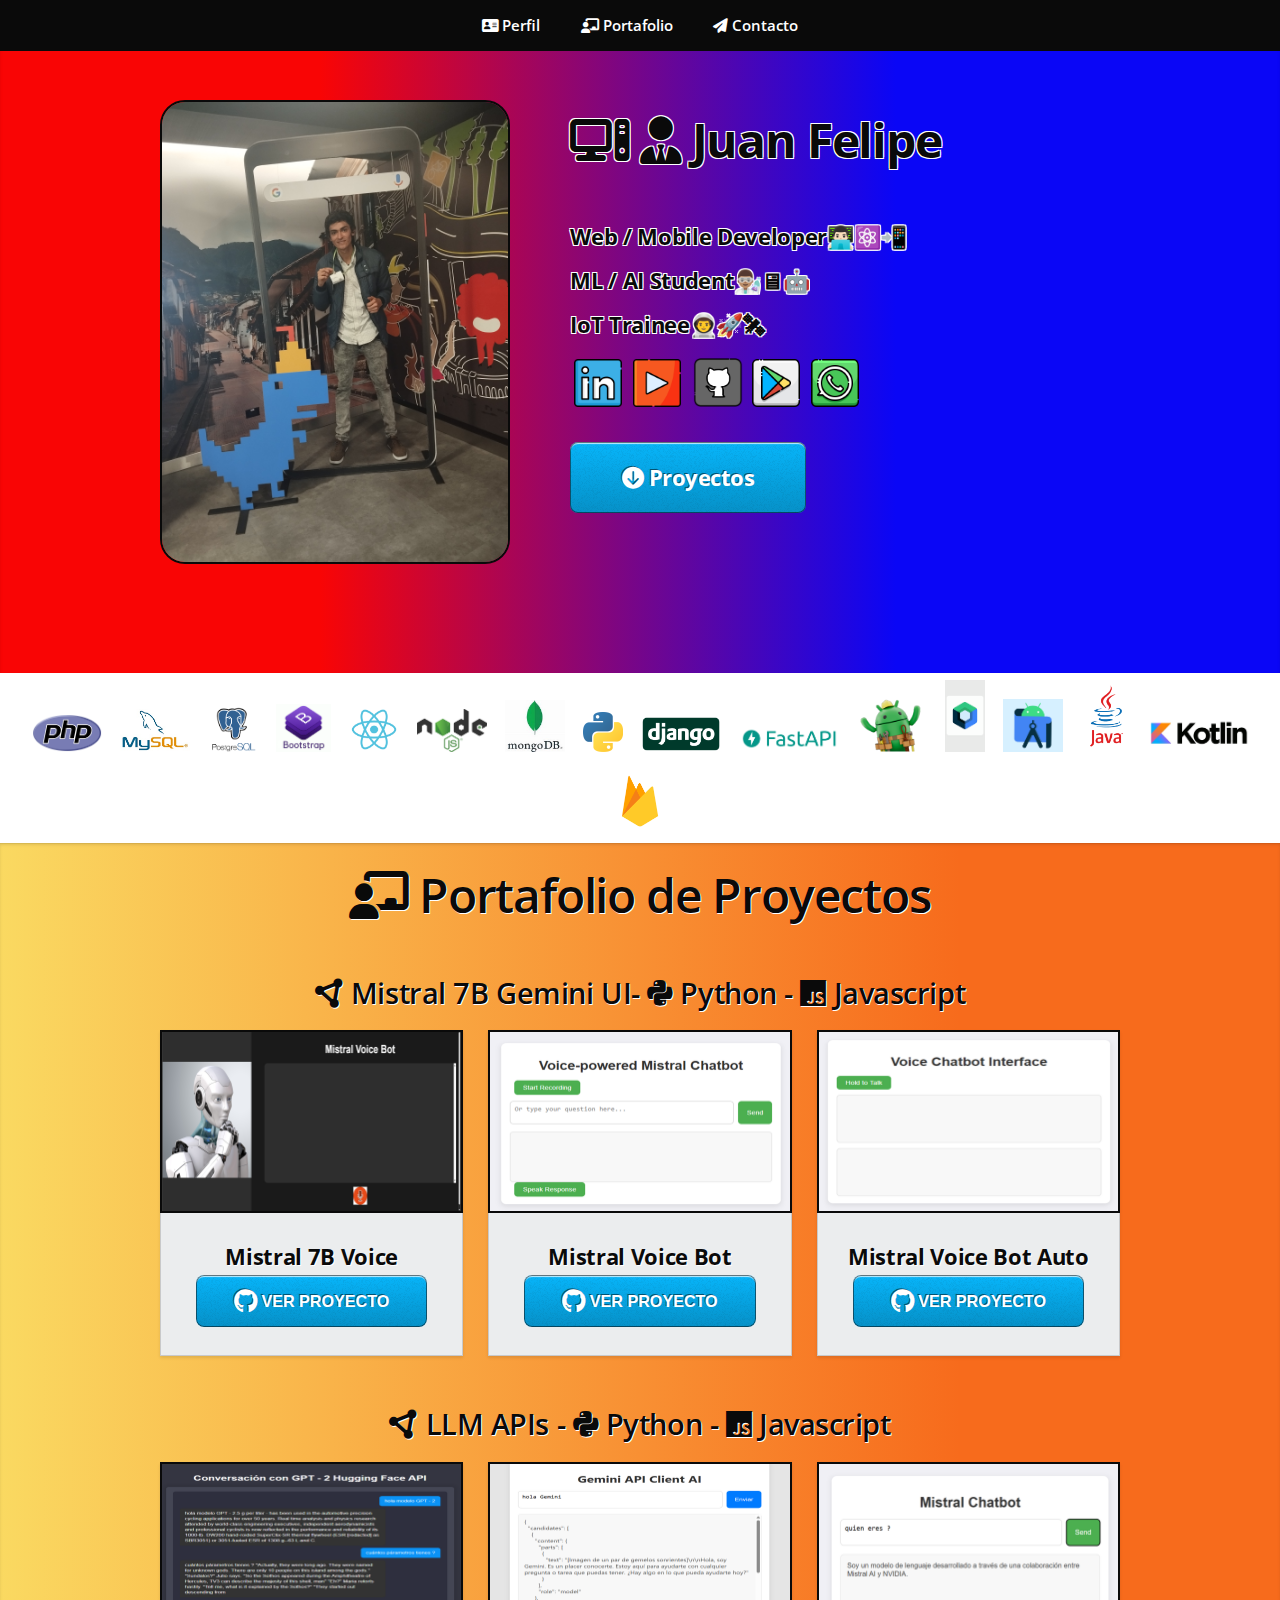
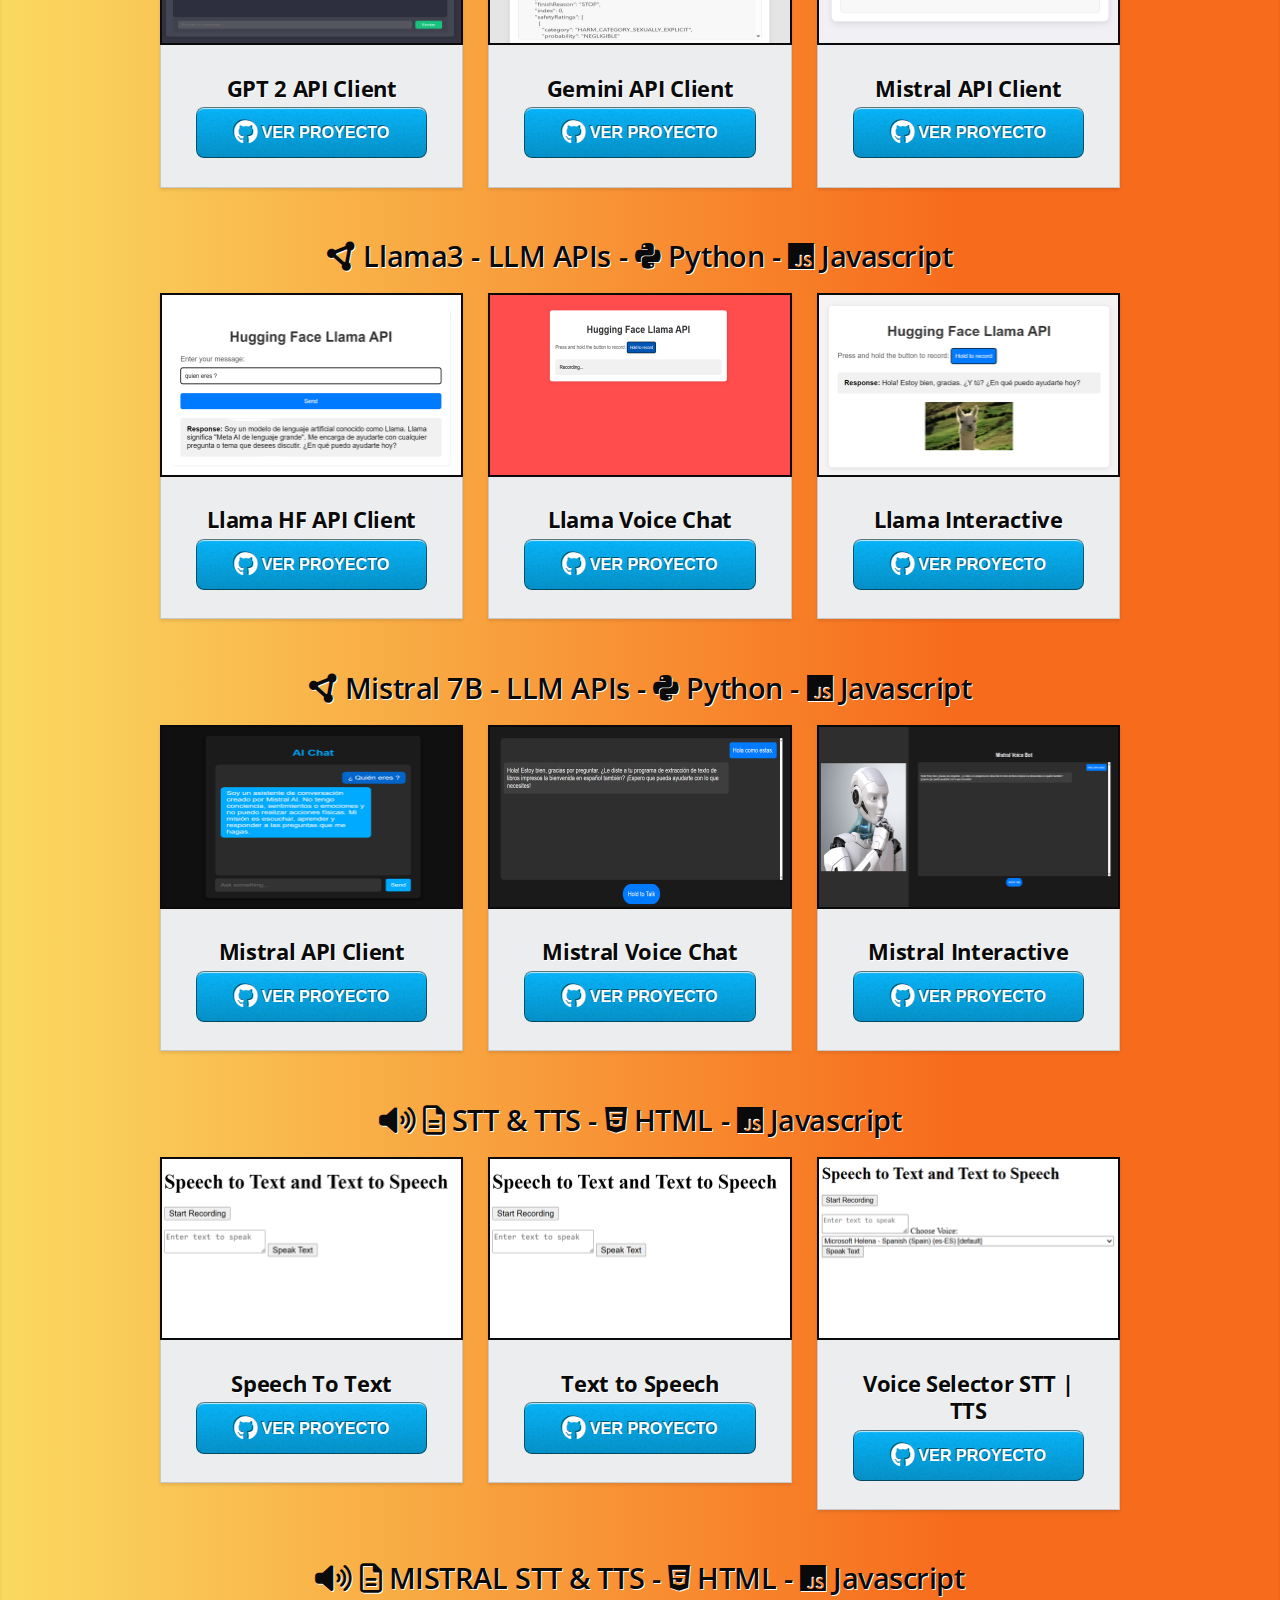
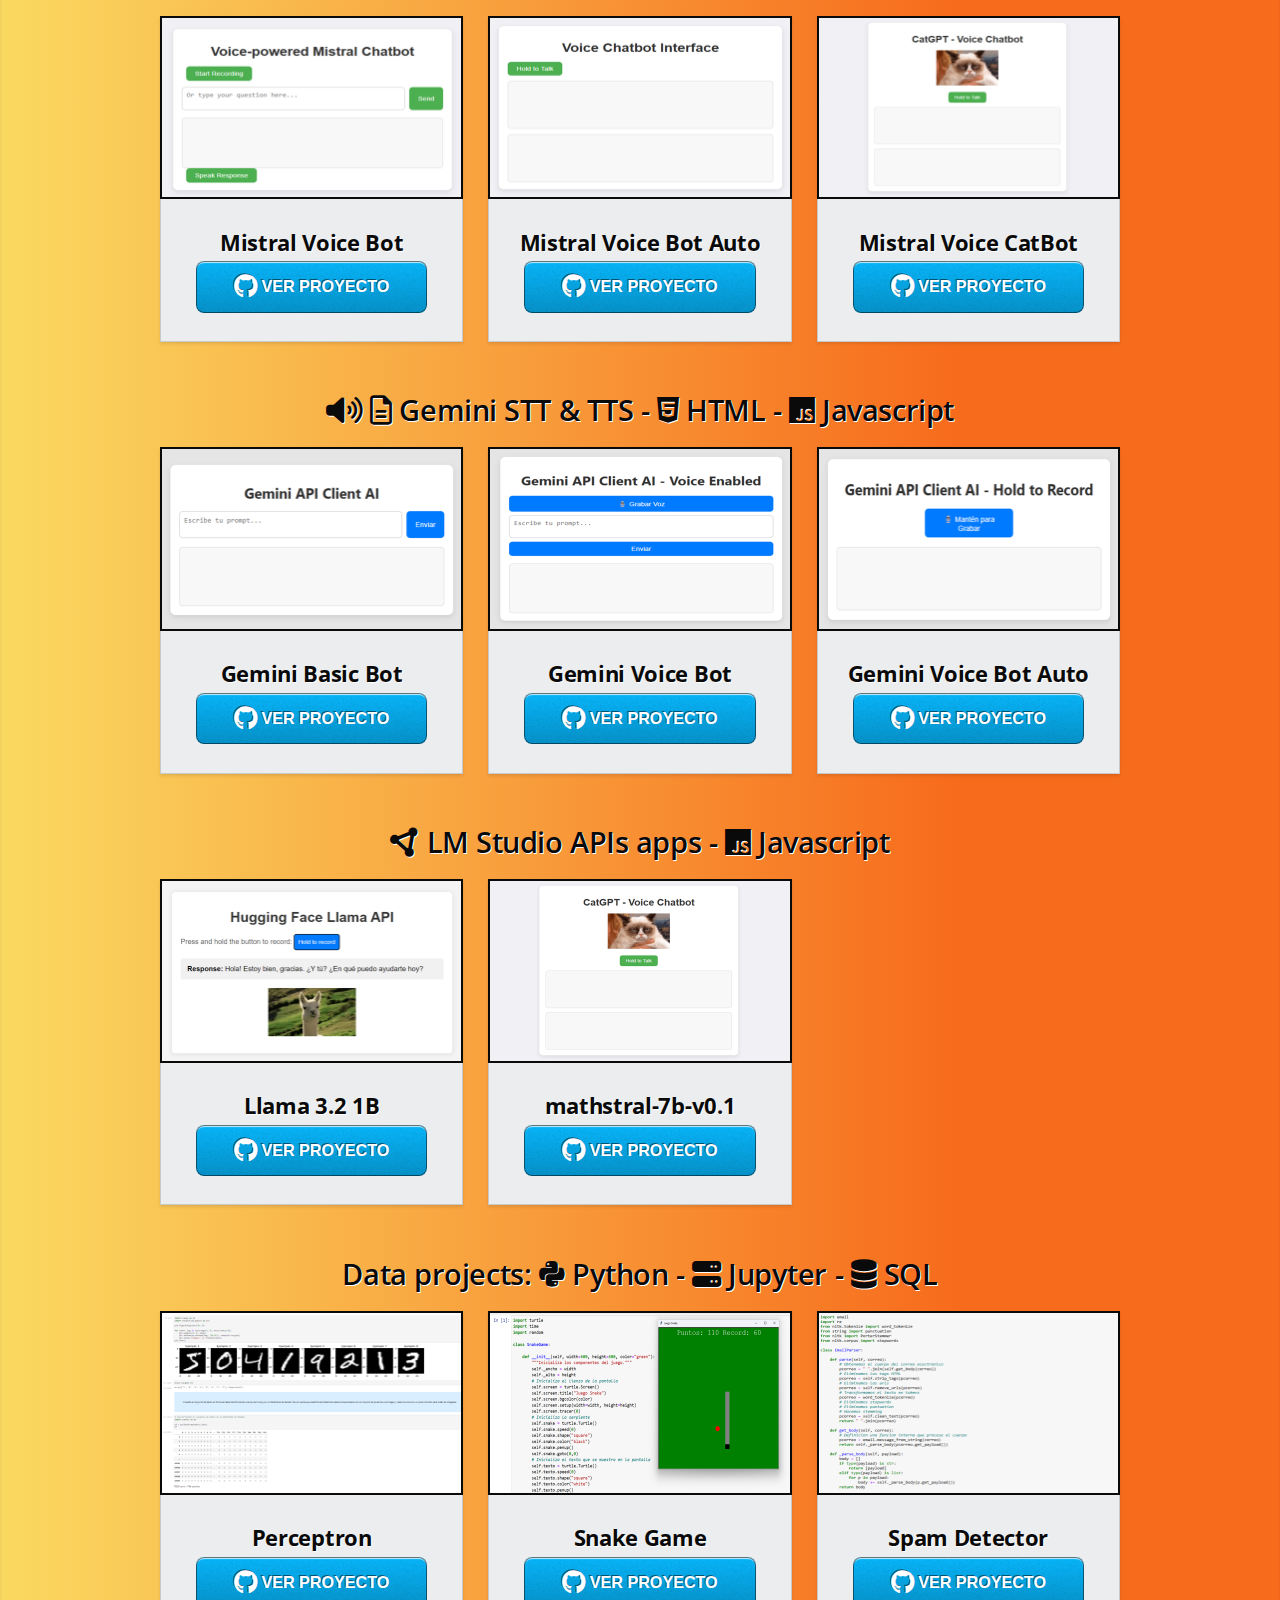
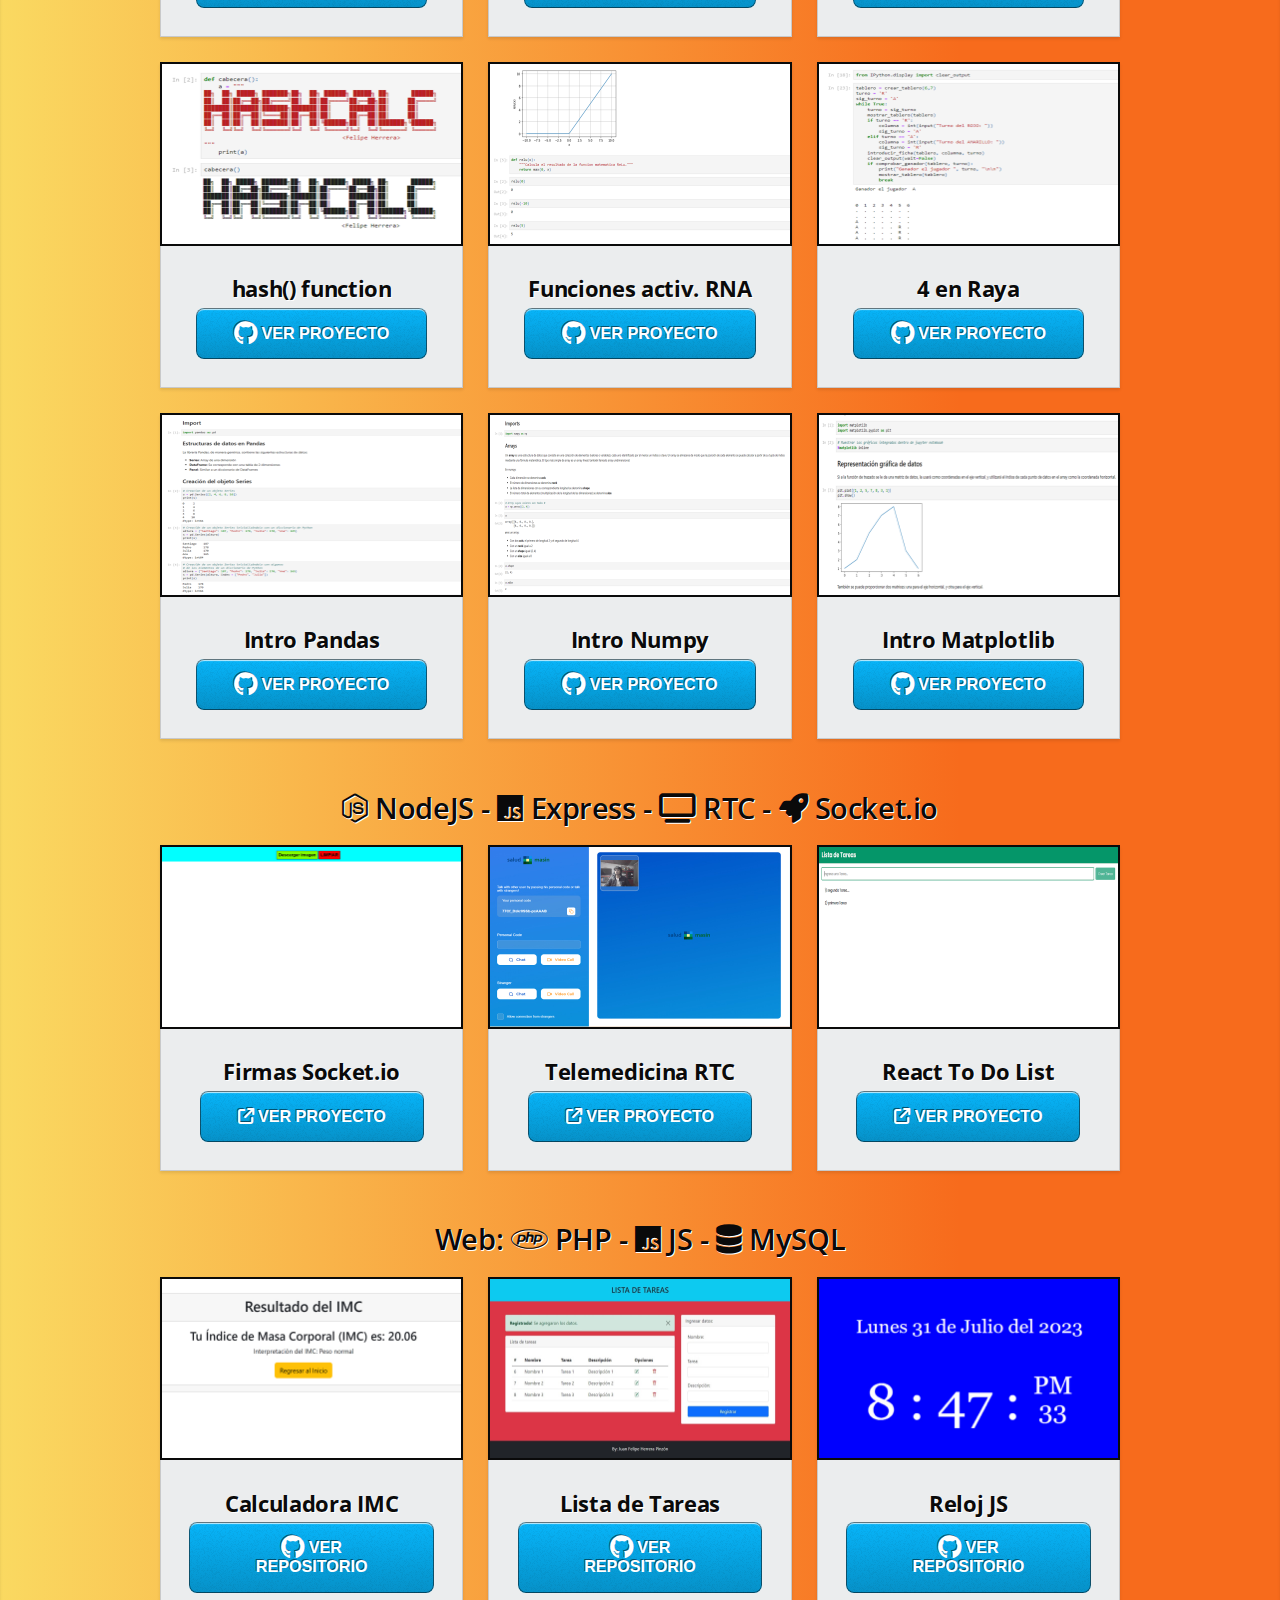
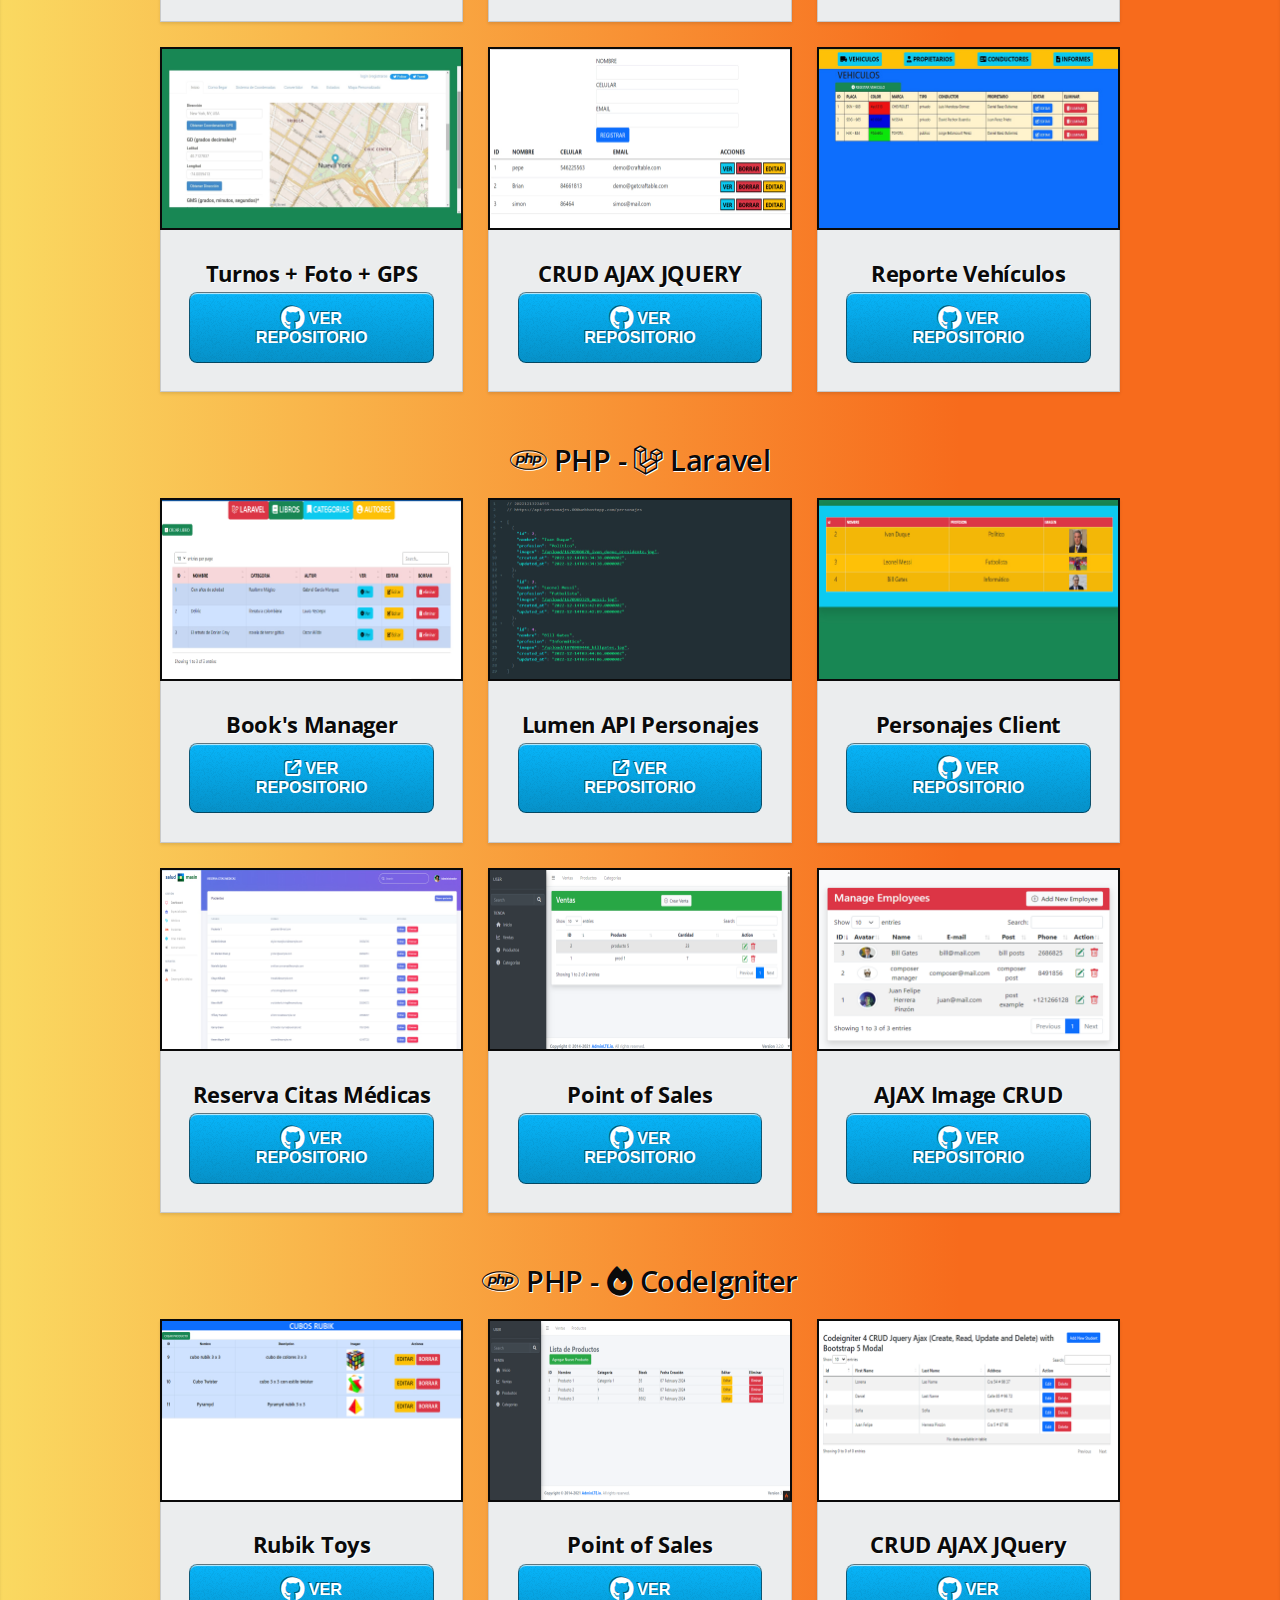
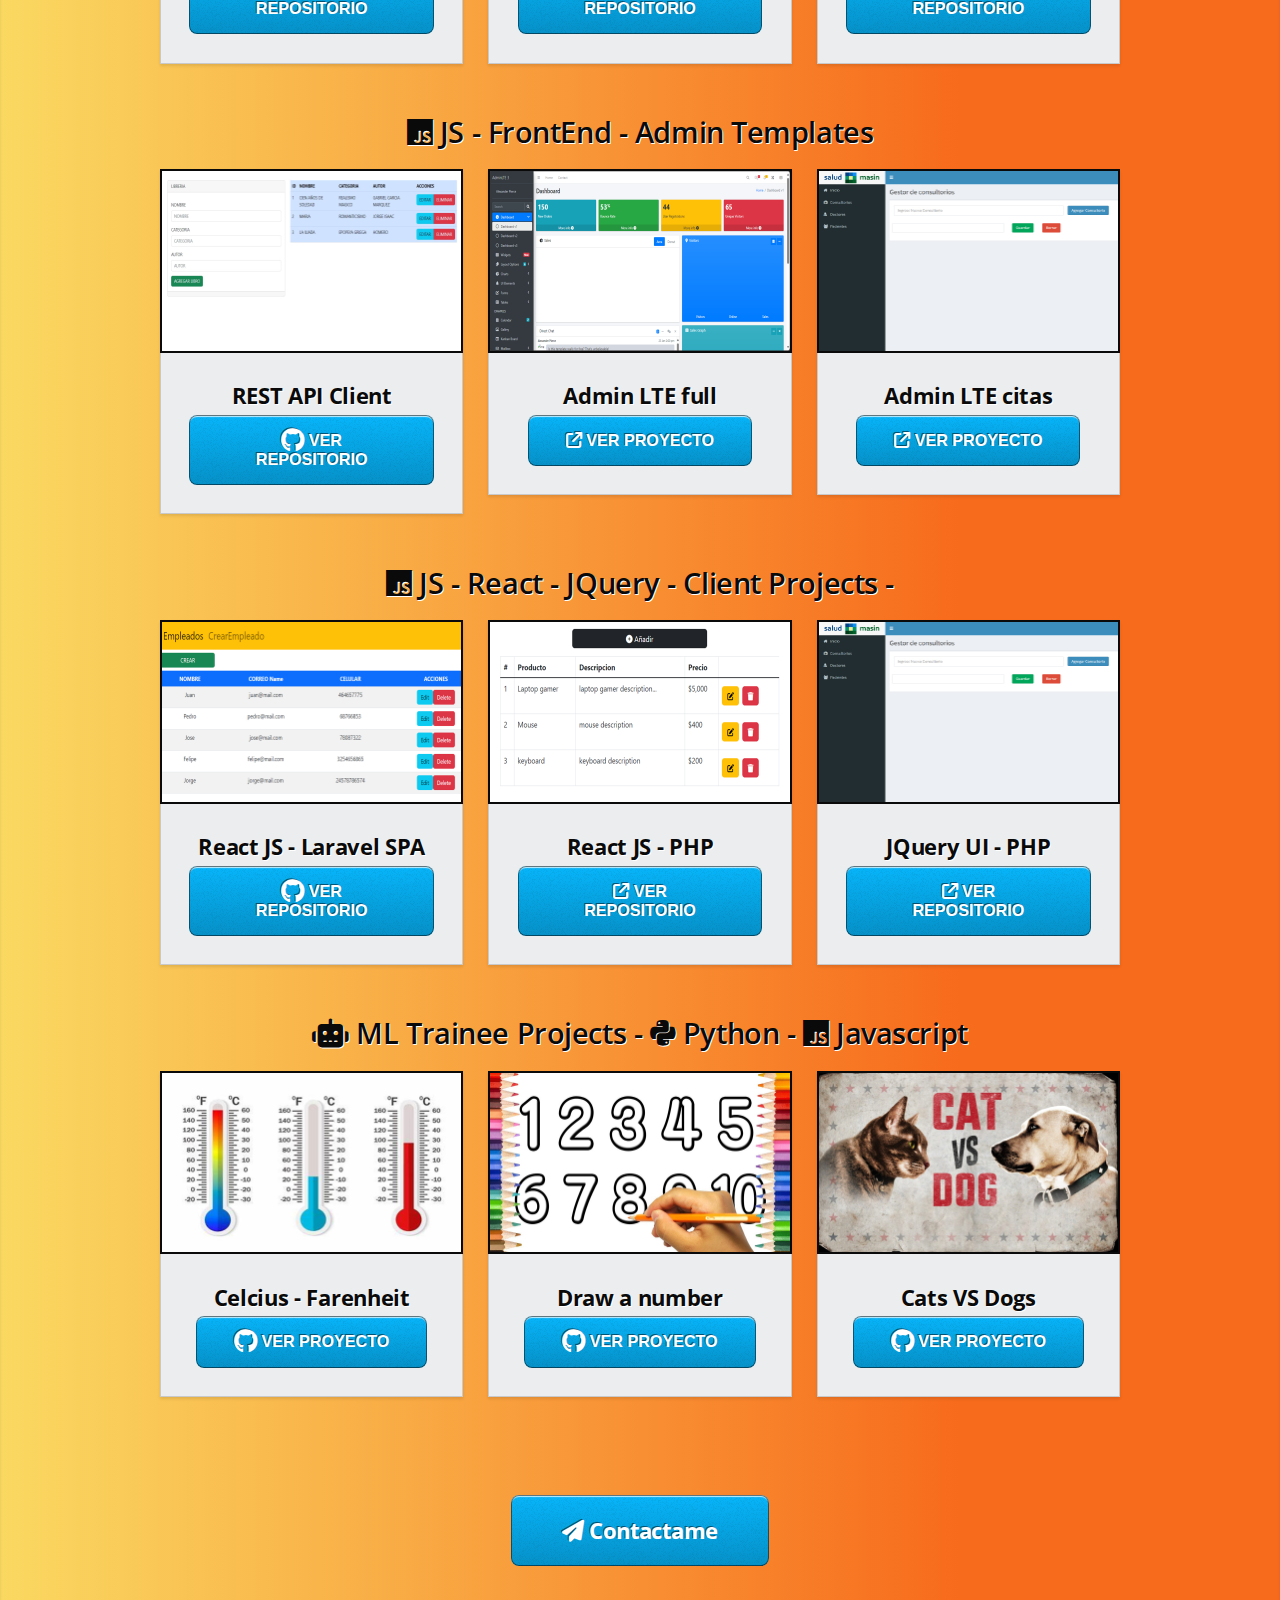
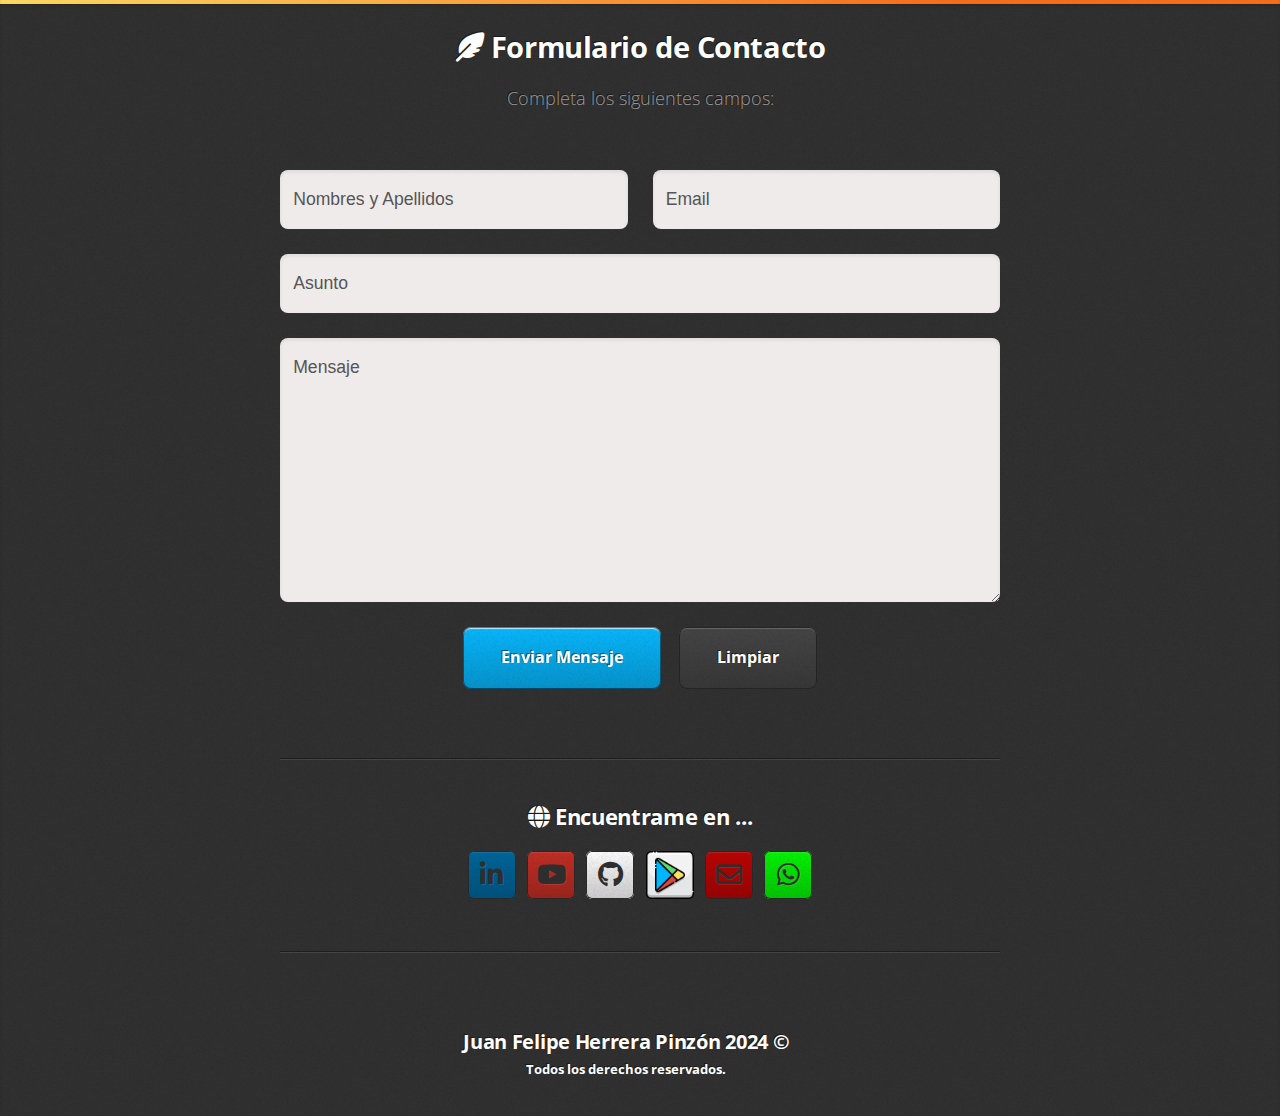
<file: index.html>
<!DOCTYPE HTML>

<html>
	<head>
		<title>Factor Developer👨🏻‍💻⚛️📲</title>
		<meta charset="utf-8" />
		<meta name="viewport" content="width=device-width, initial-scale=1, user-scalable=no" />
		<link rel="shortcut icon" href="images/favicon.png">
		<link rel="stylesheet" href="assets/css/main.css" />
		<!-- font awesome -->
		<link rel="stylesheet" href="https://cdnjs.cloudflare.com/ajax/libs/font-awesome/6.1.1/css/all.min.css">
	</head>
	<body class="is-preload">

		<!-- NAVEGACION -->
			<nav id="nav">
				<ul class="container">
					<li><a href="#top"><i class="fa-solid fa-address-card"></i> Perfil</a></li>
					<li><a href="#portfolio"><i class="fa-solid fa-chalkboard-user"></i> Portafolio</a></li>
					<li><a href="#contact"><i class="fa-solid fa-paper-plane"></i> Contacto</a></li>
				</ul>
			</nav>
<br>
		<!-- ACERCA DE MI -->
			<article id="top" class="wrapper style1">
				<div class="container">
					<div class="row">
						<div class="col-4 col-5-large col-12-medium">
							<img class="mb-12" src="images/perfil.jpg" id="img_perfil" alt="" width=350 />
						</div>
						<div class="col-7 col-7-large col-12-medium">
							<header>
								<h1 id="borde_blanco"><strong><i class="fa-solid fa-computer"></i> <i class="fa-solid fa-user-tie"></i> Juan Felipe</strong></h1>
							</header>
							
							<h3 id="borde_blanco">Web / Mobile Developer👨🏻‍💻⚛️📲 </h3>
							<h3 id="borde_blanco">ML / AI Student👨🏽‍🔬🖥🤖</h3>
							<h3 id="borde_blanco">IoT Trainee👨‍🚀🚀🛰</h3>
							 
							
                            <ul class="social">
								
								<li><a target="_blank" href="https://www.linkedin.com/in/felipe-herrera-pinzon/" "><span class="label"><img src="images/linkedin.png" alt="" width="48px"></span></a></li>

								<li><a target="_blank" href="https://www.youtube.com/channel/UC-cU2oHg4-hjeI21ov3wn4w"><span class="label"><img src="images/youtube.png" alt="" width="48px"></span></a></li>
								
								<li><a target="_blank" href="https://github.com/factordeveloper"><span class="label"><img src="images/github.png" alt="" width="50px"></span></a></li>
								
								<li><a target="_blank" href="https://play.google.com/store/apps/dev?id=6616258522728580660"><span class="label"><img src="images/play-store.png" alt="" width="48px"></span></a></li>
							
							<!-- <li><a target="_blank" href="mailto:felipeherrerapinzon@gmail.com"><span class="label"><img src="images/gmail.png" alt="" width="48px"></span></a></li> -->	

								<li><a target="_blank" href="https://wa.link/qw5e5u"><span class="label"><img src="images/whatsapp.png" alt="" width="48px"></span></a></li>
								
							</ul>
							<br>
							<a href="#portfolio" class="button large scrolly"><i class="fa-solid fa-circle-arrow-down"></i> Proyectos</a>
						</div>
					</div>
				</div>
				<br>
				
			</article>
 
			<center>
				<div id="fondo_tec">
				
			
				
				<img src="images/tecs/php.png" width="70" id="img_tec" alt="">
				<img src="images/tecs/mysql.jpg" width="70" id="img_tec" alt="">
				<img src="images/tecs/postgresql.png" width="50" id="img_tec" alt="">
				<img src="images/tecs/bootstrap.png" width="55" id="img_tec" alt="">
				<img src="images/tecs/react-logo.png" width="50" id="img_tec" alt="">
				<img src="images/tecs/node.png" width="70" id="img_tec" alt="">
				<img src="images/tecs/mongo.jpeg" width="60" id="img_tec" alt="">
				<img src="images/tecs/python.png" width="40" id="img_tec" alt="">
				<img src="images/tecs/django.png" width="80" id="img_tec" alt="">
				<img src="images/tecs/fastapi-logo.png" width="100" id="img_tec" alt="">
				<img src="images/tecs/android_builder.png" width="70" id="img_tec" alt="">
				<img src="images/tecs/landing-preview-animation.gif" width="40" id="img_tec" alt="">
				<img src="images/tecs/AndroidStudio_logo.png" width="60" id="img_tec" alt="">
				<img src="images/tecs/java_logo.png" width="50" id="img_tec" alt="">
				<img src="images/tecs/kotlin.jpg" width="100" id="img_tec" alt="">
				<img src="images/tecs/firebase_logo.png" width="40" id="img_tec" alt="">
	     	
	
			
				</div>
				</center>



		<!-- PORTAFOLIO -->
			<article id="portfolio" class="wrapper style2">
				<div class="container">
					<header>
						 <h1><b><i class="fa-solid fa-chalkboard-user"></i> Portafolio de Proyectos</b></h1>
						
					</header>

					<h2><b><i class="fa-solid fa-circle-nodes"></i> Mistral 7B Gemini UI- <i class="fa-brands fa-python"></i> Python - <i class="fa-brands fa-js"></i> Javascript </b></h2>
					<div class="row">
						
					
						<div class="col-4 col-6-medium col-12-small">
							<article class="box style2">
								<a class="image featured"><img src="images/mistral_7B-gemini_ui.png" alt="" id="img_proy" /></a>
								<h3>Mistral 7B Voice</h3>
								<a target="_blank" href="https://factordeveloper.github.io/Gemini_UI__Mistral_7B_API_client/"><button><i class="fa-brands fa-github fa-xl"></i> VER PROYECTO</button></a>
								
							</article>
						</div>
					 
						<div class="col-4 col-6-medium col-12-small">
							<article class="box style2">
								<a class="image featured"><img src="images/voice_powered_mistral.png" alt="" id="img_proy" /></a>
								<h3>Mistral Voice Bot</h3>
								<a target="_blank" href="https://factordeveloper.github.io/MISTRAL_HF_voice_robot/"><button><i class="fa-brands fa-github fa-xl"></i> VER PROYECTO</button></a>
								
							</article>
						</div>
					
						<div class="col-4 col-6-medium col-12-small">
							<article class="box style2">
								<a class="image featured"><img src="images/voice_boot_mistral.png" alt="" id="img_proy" /></a>
								<h3>Mistral Voice Bot Auto</h3>
								<a target="_blank" href="https://factordeveloper.github.io/MISTRAL_HF_robot_voice/"><button><i class="fa-brands fa-github fa-xl"></i> VER PROYECTO</button></a>
								
							</article>
						</div>
					
					</div>
					
					
					
					<br>
					<br>

					<h2><b><i class="fa-solid fa-circle-nodes"></i> LLM APIs - <i class="fa-brands fa-python"></i> Python - <i class="fa-brands fa-js"></i> Javascript </b></h2>
					<div class="row">
						
					
						<div class="col-4 col-6-medium col-12-small">
							<article class="box style2">
								<a class="image featured"><img src="images/gpt_2_api.png" alt="" id="img_proy" /></a>
								<h3>GPT 2 API Client</h3>
								<a target="_blank" href="https://factordeveloper.github.io/Chat_GPT_Clone_HF_API_GPT-2/"><button><i class="fa-brands fa-github fa-xl"></i> VER PROYECTO</button></a>
								
							</article>
						</div>
					
						<div class="col-4 col-6-medium col-12-small">
							<article class="box style2">
								<a class="image featured"><img src="images/gemini_api_client.png" alt="" id="img_proy" /></a>
								<h3>Gemini API Client</h3>
								<a target="_blank" href="https://factordeveloper.github.io/Gemini_API_Client/"><button><i class="fa-brands fa-github fa-xl"></i> VER PROYECTO</button></a>
								
							</article>
						</div>
					
						<div class="col-4 col-6-medium col-12-small">
							<article class="box style2">
								<a class="image featured"><img src="./images/mistral_client.png" alt="" id="img_proy" /></a>
								<h3>Mistral API Client</h3>
								<a target="_blank" href="https://factordeveloper.github.io/Mistral_API_Client/"><button><i class="fa-brands fa-github fa-xl"></i> VER PROYECTO</button></a>
								
							</article>
						</div>
					
					</div>
					
					
					
					<br>
					<br>
					


					<h2><b><i class="fa-solid fa-circle-nodes"></i> Llama3 - LLM APIs - <i class="fa-brands fa-python"></i> Python - <i class="fa-brands fa-js"></i> Javascript </b></h2>
<div class="row">
	

	<div class="col-4 col-6-medium col-12-small">
		<article class="box style2">
			<a class="image featured"><img src="images/llama_hf.png" alt="" id="img_proy" /></a>
			<h3>Llama HF API Client</h3>
			<a target="_blank" href="https://factordeveloper.github.io/Llama_3.2_HF_API_client/"><button><i class="fa-brands fa-github fa-xl"></i> VER PROYECTO</button></a>
			
		</article>
	</div>

	<div class="col-4 col-6-medium col-12-small">
		<article class="box style2">
			<a class="image featured"><img src="images/hf_voice.png" alt="" id="img_proy" /></a>
			<h3>Llama Voice Chat</h3>
			<a target="_blank" href=""><button><i class="fa-brands fa-github fa-xl"></i> VER PROYECTO</button></a>
			
		</article>
	</div>

	<div class="col-4 col-6-medium col-12-small">
		<article class="box style2">
			<a class="image featured"><img src="images/llama_interactive_hf.png" alt="" id="img_proy" /></a>
			<h3>Llama Interactive</h3>
			<a target="_blank" href="https://factordeveloper.github.io/Llama_HF_interactive/"><button><i class="fa-brands fa-github fa-xl"></i> VER PROYECTO</button></a>
			
		</article>
	</div>

</div>



<br>
<br>



<h2><b><i class="fa-solid fa-circle-nodes"></i> Mistral 7B - LLM APIs - <i class="fa-brands fa-python"></i> Python - <i class="fa-brands fa-js"></i> Javascript </b></h2>
<div class="row">
	

	<div class="col-4 col-6-medium col-12-small">
		<article class="box style2">
			<a class="image featured"><img src="images/mistral_7B.png" alt="" id="img_proy" /></a>
			<h3>Mistral API Client</h3>
			<a target="_blank" href="https://factordeveloper.github.io/Mistral_7B_API_Client/"><button><i class="fa-brands fa-github fa-xl"></i> VER PROYECTO</button></a>
			
		</article>
	</div>

	<div class="col-4 col-6-medium col-12-small">
		<article class="box style2">
			<a class="image featured"><img src="images/mistral7B_voice.png" alt="" id="img_proy" /></a>
			<h3>Mistral Voice Chat</h3>
			<a target="_blank" href="https://factordeveloper.github.io/Mistral_7B_Voice_Bot/"><button><i class="fa-brands fa-github fa-xl"></i> VER PROYECTO</button></a>
			
		</article>
	</div>

	<div class="col-4 col-6-medium col-12-small">
		<article class="box style2">
			<a class="image featured"><img src="images/mistral_bot_interactive.png" alt="" id="img_proy" /></a>
			<h3>Mistral Interactive</h3>
			<a target="_blank" href="https://factordeveloper.github.io/Mistral_7B_interactive/"><button><i class="fa-brands fa-github fa-xl"></i> VER PROYECTO</button></a>
			
		</article>
	</div>

</div>


<br>
<br>


<h2><b><i class="fa-solid fa-volume-high"></i> <i class="fa-regular fa-file-lines"></i> STT & TTS - <i class="fa-brands fa-html5"></i> HTML - <i class="fa-brands fa-js"></i> Javascript </b></h2>
<div class="row">
	

	<div class="col-4 col-6-medium col-12-small">
		<article class="box style2">
			<a class="image featured"><img src="images/sst_tts.png" alt="" id="img_proy" /></a>
			<h3>Speech To Text</h3>
			<a target="_blank" href="https://factordeveloper.github.io/Speech_to_text_Text_to_speech/"><button><i class="fa-brands fa-github fa-xl"></i> VER PROYECTO</button></a>
			
		</article>
	</div>

	<div class="col-4 col-6-medium col-12-small">
		<article class="box style2">
			<a class="image featured"><img src="images/sst_tts.png" alt="" id="img_proy" /></a>
			<h3>Text to Speech</h3>
			<a target="_blank" href="https://factordeveloper.github.io/Speech_to_text_Text_to_speech/"><button><i class="fa-brands fa-github fa-xl"></i> VER PROYECTO</button></a>
			
		</article>
	</div>

	<div class="col-4 col-6-medium col-12-small">
		<article class="box style2">
			<a class="image featured"><img src="images/stt_tts_vs.png" alt="" id="img_proy" /></a>
			<h3>Voice Selector STT | TTS</h3>
			<a target="_blank" href="https://factordeveloper.github.io/stt_tts_voices_selection/"><button><i class="fa-brands fa-github fa-xl"></i> VER PROYECTO</button></a>
			
		</article>
	</div>

</div>



<br>
<br>


<h2><b><i class="fa-solid fa-volume-high"></i> <i class="fa-regular fa-file-lines"></i> MISTRAL STT & TTS - <i class="fa-brands fa-html5"></i> HTML - <i class="fa-brands fa-js"></i> Javascript </b></h2>
<div class="row">
	

	<div class="col-4 col-6-medium col-12-small">
		<article class="box style2">
			<a class="image featured"><img src="images/voice_powered_mistral.png" alt="" id="img_proy" /></a>
			<h3>Mistral Voice Bot</h3>
			<a target="_blank" href="https://factordeveloper.github.io/MISTRAL_HF_voice_robot/"><button><i class="fa-brands fa-github fa-xl"></i> VER PROYECTO</button></a>
			
		</article>
	</div>

	<div class="col-4 col-6-medium col-12-small">
		<article class="box style2">
			<a class="image featured"><img src="images/voice_boot_mistral.png" alt="" id="img_proy" /></a>
			<h3>Mistral Voice Bot Auto</h3>
			<a target="_blank" href="https://factordeveloper.github.io/MISTRAL_HF_robot_voice/"><button><i class="fa-brands fa-github fa-xl"></i> VER PROYECTO</button></a>
			
		</article>
	</div>

	<div class="col-4 col-6-medium col-12-small">
		<article class="box style2">
			<a class="image featured"><img src="images/catGPT_voice.png" alt="" id="img_proy" /></a>
			<h3>Mistral Voice CatBot</h3>
			<a target="_blank" href="https://factordeveloper.github.io/MISTRAL_HF_robot_CAT_voice/"><button><i class="fa-brands fa-github fa-xl"></i> VER PROYECTO</button></a>
			
		</article>
	</div>

</div>



<br>
<br>

			
<h2><b><i class="fa-solid fa-volume-high"></i> <i class="fa-regular fa-file-lines"></i> Gemini STT & TTS - <i class="fa-brands fa-html5"></i> HTML - <i class="fa-brands fa-js"></i> Javascript </b></h2>
<div class="row">
	

	<div class="col-4 col-6-medium col-12-small">
		<article class="box style2">
			<a class="image featured"><img src="images/gemini_basico.png" alt="" id="img_proy" /></a>
			<h3>Gemini Basic Bot</h3>
			<a target="_blank" href="https://factordeveloper.github.io/Gemini_Bot/"><button><i class="fa-brands fa-github fa-xl"></i> VER PROYECTO</button></a>
			
		</article>
	</div>

	<div class="col-4 col-6-medium col-12-small">
		<article class="box style2">
			<a class="image featured"><img src="images/gemini_voice.png" alt="" id="img_proy" /></a>
			<h3>Gemini Voice Bot</h3>
			<a target="_blank" href="https://factordeveloper.github.io/Gemini_voice_bot/"><button><i class="fa-brands fa-github fa-xl"></i> VER PROYECTO</button></a>
			
		</article>
	</div>

	<div class="col-4 col-6-medium col-12-small">
		<article class="box style2">
			<a class="image featured"><img src="images/gemini_voice_auto.png" alt="" id="img_proy" /></a>
			<h3>Gemini Voice Bot Auto</h3>
			<a target="_blank" href="https://factordeveloper.github.io/Gemini_voice_bot_auto/"><button><i class="fa-brands fa-github fa-xl"></i> VER PROYECTO</button></a>
			
		</article>
	</div>

</div>



<br>
<br>



<h2><b><i class="fa-solid fa-circle-nodes"></i> LM Studio APIs apps - <i class="fa-brands fa-js"></i> Javascript </b></h2>
<div class="row">
	

	<div class="col-4 col-6-medium col-12-small">
		<article class="box style2">
			<a class="image featured"><img src="images/llama_interactive_hf.png" alt="" id="img_proy" /></a>
			<h3>Llama 3.2 1B</h3>
			<a target="_blank" href=""><button><i class="fa-brands fa-github fa-xl"></i> VER PROYECTO</button></a>
			
		</article>
	</div>

	<div class="col-4 col-6-medium col-12-small">
		<article class="box style2">
			<a class="image featured"><img src="images/catGPT_voice.png" alt="" id="img_proy" /></a>
			<h3>mathstral-7b-v0.1</h3>
			<a target="_blank" href=""><button><i class="fa-brands fa-github fa-xl"></i> VER PROYECTO</button></a>
			
		</article>
	</div>

	

</div>



<br>
<br>


<h2><b> Data projects: <i class="fa-brands fa-python"></i> Python - <i class="fa-solid fa-server"></i></i> Jupyter - <i class="fa-solid fa-database"></i> SQL </b></h2>
					<div class="row">
						
						<div class="col-4 col-6-medium col-12-small">
							<article class="box style2">
								<a class="image featured"><img src="images/perceptron.png" alt="" id="img_proy" /></a>
								<h3>Perceptron </h3>
								<a target="_blank" href="https://factordeveloper.github.io/Clasificar_imagenes_Machine_Learning/"><button><i class="fa-brands fa-github fa-xl"></i> VER PROYECTO</button></a>
								</article>
						</div>

						<div class="col-4 col-6-medium col-12-small">
							<article class="box style2">
								<a class="image featured"><img src="images/snake.png" alt="" id="img_proy" /></a>
								<h3>Snake Game</h3>
								<a target="_blank" href="https://factordeveloper.github.io/snake_game_python_tutle/"><button><i class="fa-brands fa-github fa-xl"></i> VER PROYECTO</button></a>
								
							</article>
						</div>

						<div class="col-4 col-6-medium col-12-small">
							<article class="box style2">
								<a class="image featured"><img src="images/nltk.png" alt="" id="img_proy" /></a>
								<h3>Spam Detector</h3>
								<a target="_blank" href="https://factordeveloper.github.io/spam_detector_nltk_email/"><button><i class="fa-brands fa-github fa-xl"></i> VER PROYECTO</button></a>
								
							</article>
						</div>
						
						
						<div class="col-4 col-6-medium col-12-small">
							<article class="box style2">
								<a class="image featured"><img src="images/hash.png" alt="" id="img_proy" /></a>
								<h3>hash() function</h3>
								<a target="_blank" href="https://factordeveloper.github.io/hash_python/"><button><i class="fa-brands fa-github fa-xl"></i> VER PROYECTO</button></a>
								
							</article>
						</div>


						<div class="col-4 col-6-medium col-12-small">
							<article class="box style2">
								<a class="image featured"><img src="images/activacionRNA.png" alt="" id="img_proy" /></a>
								<h3>Funciones activ. RNA</h3>
								<a target="_blank" href="https://factordeveloper.github.io/funciones_activacion_redes_neuronales_artificiales/"><button><i class="fa-brands fa-github fa-xl"></i> VER PROYECTO</button></a>
								
							</article>
						</div>

						<div class="col-4 col-6-medium col-12-small">
							<article class="box style2">
								<a class="image featured"><img src="images/4_raya.png" alt="" id="img_proy" /></a>
								<h3>4 en Raya</h3>
								<a target="_blank" href="https://factordeveloper.github.io/cuatro_en_raya_python_jupyter/"><button><i class="fa-brands fa-github fa-xl"></i> VER PROYECTO</button></a>
								</article>
						</div>

						<div class="col-4 col-6-medium col-12-small">
							<article class="box style2">
								<a class="image featured"><img src="images/pandas.png" alt="" id="img_proy" /></a>
								<h3>Intro Pandas</h3>
								<a target="_blank" href="https://factordeveloper.github.io/Intro_Pandas/"><button><i class="fa-brands fa-github fa-xl"></i> VER PROYECTO</button></a>
								
							</article>
						</div>


						<div class="col-4 col-6-medium col-12-small">
							<article class="box style2">
								<a class="image featured"><img src="images/numpy.png" alt="" id="img_proy" /></a>
								<h3>Intro Numpy</h3>
								<a target="_blank" href="https://factordeveloper.github.io/Intro_NumPy/"><button><i class="fa-brands fa-github fa-xl"></i> VER PROYECTO</button></a>
								
							</article>
						</div>

						<div class="col-4 col-6-medium col-12-small">
							<article class="box style2">
								<a class="image featured"><img src="images/matplotlib.png" alt="" id="img_proy" /></a>
								<h3>Intro Matplotlib</h3>
								<a target="_blank" href="https://factordeveloper.github.io/Intro_Matplotlib/"><button><i class="fa-brands fa-github fa-xl"></i> VER PROYECTO</button></a>
								</article>
						</div>
					




					</div>

<br>
<br>


<h2><b><i class="fa-brands fa-node-js"></i> NodeJS - <i class="fa-brands fa-js"></i> Express - <i class="fa-solid fa-tv"></i> RTC - <i class="fa-solid fa-rocket"></i> Socket.io</b></h2>
					<div class="row">
						<div class="col-4 col-6-medium col-12-small">
							<article class="box style2">
								<a class="image featured"><img src="images/firmas.jpg" alt="" id="img_proy" /></a>
								<h3>Firmas Socket.io</h3>
								<a target="_blank" href="https://firmasdigitales.fly.dev/"><button><i class="fa-solid fa-arrow-up-right-from-square"></i> VER PROYECTO</button></a>
								
								
							</article>
						</div>

						
						<div class="col-4 col-6-medium col-12-small">
							<article class="box style2">
								<a class="image featured"><img src="images/videocall.jpg" alt="" id="img_proy" /></a>
								<h3>Telemedicina RTC</h3>
								<a target="_blank" href="https://teleconsultas-salud-masin.fly.dev/"><button><i class="fa-solid fa-arrow-up-right-from-square"></i> VER PROYECTO</button></a>
								
								
							</article>
						</div>

						<div class="col-4 col-6-medium col-12-small">
							<article class="box style2">
								<a class="image featured"><img src="images/react_to_do_list.png" alt="" id="img_proy" /></a>
								<h3>React To Do List</h3>
								<a target="_blank" href="https://to-do-list-793004668.development.catalystserverless.com/app/index.html"><button><i class="fa-solid fa-arrow-up-right-from-square"></i> VER PROYECTO</button></a>
								
								
							</article>
						</div>
						

					</div>

<br>
<br>



        <h2><b> Web: <i class="fa-brands fa-php"></i> PHP - <i class="fa-brands fa-js"></i> JS - <i class="fa-solid fa-database"></i> MySQL </b></h2>
					<div class="row">
						
						<div class="col-4 col-6-medium col-12-small">
							<article class="box style2">
								<a class="image featured"><img src="images/calculadora.jpg" alt="" id="img_proy" /></a>
								<h3>Calculadora IMC</h3>
								<a target="_blank" href="https://github.com/factordeveloper/Calculadora_IMC"><button><i class="fa-brands fa-github fa-xl"></i> VER REPOSITORIO</button></a>
								
							</article>
						</div>


						<div class="col-4 col-6-medium col-12-small">
							<article class="box style2">
								<a class="image featured"><img src="images/lista_tareas.jpg" alt="" id="img_proy" /></a>
								<h3>Lista de Tareas</h3>
								<a target="_blank" href="https://github.com/factordeveloper/Lista_Tareas_PHP_MySQL"><button><i class="fa-brands fa-github fa-xl"></i> VER REPOSITORIO</button></a>
								
							</article>
						</div>

						<div class="col-4 col-6-medium col-12-small">
							<article class="box style2">
								<a class="image featured"><img src="images/reloj.jpg" alt="" id="img_proy" /></a>
								<h3>Reloj JS</h3>
								<a target="_blank" href="https://factordeveloper.github.io/Reloj-Javascript-con-Fecha/reloj.html"><button><i class="fa-brands fa-github fa-xl"></i> VER REPOSITORIO</button></a>
								</article>
						</div>

						<div class="col-4 col-6-medium col-12-small">
							<article class="box style2">
								<a class="image featured"><img src="images/sistema_turno_foto_gps.jpg" alt="" id="img_proy" /></a>
								<h3>Turnos + Foto + GPS</h3>
								<a target="_blank" href="https://github.com/factordeveloper/Registro_Turnos_Foto_Ubicacion"><button><i class="fa-brands fa-github fa-xl"></i> VER REPOSITORIO</button></a>
								
							</article>
						</div>

						<div class="col-4 col-6-medium col-12-small">
							<article class="box style2">
								<a class="image featured"><img src="images/crud_ajax.jpg" alt="" id="img_proy" /></a>
								<h3>CRUD AJAX JQUERY</h3>
								<a target="_blank" href="https://github.com/factordeveloper/CRUD_AJAX_JQUERY"><button><i class="fa-brands fa-github fa-xl"></i> VER REPOSITORIO</button></a>
								
							</article>
						</div>

						<div class="col-4 col-6-medium col-12-small">
							<article class="box style2">
								<a class="image featured"><img src="images/informe_vehiculos.jpg" alt="" id="img_proy" /></a>
								<h3>Reporte Vehículos</h3>
								<a target="_blank" href="https://github.com/factordeveloper/reporte_vehiculos_PHP_MySQL"><button><i class="fa-brands fa-github fa-xl"></i> VER REPOSITORIO</button></a>
								
							</article>
						</div>




					</div>



<br>
<br>






					<h2><b><i class="fa-brands fa-php"></i> PHP - <i class="fa-brands fa-laravel"></i> Laravel</b></h2>
					<div class="row">
						<div class="col-4 col-6-medium col-12-small">
							<article class="box style2">
								<a class="image featured"><img src="images/libros_laravel.jpg" alt="" id="img_proy" /></a>
								<h3>Book's Manager</h3>
								<a target="_blank" href="https://github.com/factordeveloper/05-CRUD-libros-categoria-autor-foto-LARAVEL.git"><button><i class="fa-solid fa-arrow-up-right-from-square"></i> VER REPOSITORIO</button></a>
								
								
							</article>
						</div>

						<div class="col-4 col-6-medium col-12-small">
							<article class="box style2">
								<a class="image featured"><img src="images/api_personajes.jpg" alt="" id="img_proy" /></a>
								<h3>Lumen API Personajes</h3>
								<a target="_blank" href="https://github.com/factordeveloper/16-API_PERSONAJES_LUMEN"><button><i class="fa-solid fa-arrow-up-right-from-square"></i> VER REPOSITORIO</button></a>
								
								
							</article>
						</div>

						<div class="col-4 col-6-medium col-12-small">
							<article class="box style2">
								<a class="image featured"><img src="images/personajes.jpg" alt="" id="img_proy" /></a>
								<h3>Personajes Client</h3>
								<a target="_blank" href="https://factordeveloper.github.io/personajes/"><button><i class="fa-brands fa-github fa-xl"></i> VER REPOSITORIO</button></a>
								
								
							</article>
						</div>

						<div class="col-4 col-6-medium col-12-small">
							<article class="box style2">
								<a class="image featured"><img src="images/citas_medicas.jpg" alt="" id="img_proy" /></a>
								<h3>Reserva Citas Médicas</h3>
								<a target="_blank" href="https://github.com/factordeveloper/32-SaludMasinCitasMedicas"><button><i class="fa-brands fa-github fa-xl"></i> VER REPOSITORIO</button></a>
								
							</article>
						</div>

						<div class="col-4 col-6-medium col-12-small">
							<article class="box style2">
								<a class="image featured"><img src="images/laravel_pos_ajax.png" alt="" id="img_proy" /></a>
								<h3>Point of Sales</h3>
								<a target="_blank" href="https://github.com/factordeveloper/Laravel_Ventas_Productos_AJAX_SweetAlert_AdminLTE_Bootstrap"><button><i class="fa-brands fa-github fa-xl"></i> VER REPOSITORIO</button></a>
								
							</article>
						</div>

						<div class="col-4 col-6-medium col-12-small">
							<article class="box style2">
								<a class="image featured"><img src="images/laravel_ajax_img.png" alt="" id="img_proy" /></a>
								<h3>AJAX Image CRUD</h3>
								<a target="_blank" href="https://github.com/factordeveloper/Laravel_CRUD_AJAX_imagen"><button><i class="fa-brands fa-github fa-xl"></i> VER REPOSITORIO</button></a>
								
							</article>
						</div>

			
					</div>
<br>
<br>

					<h2><b><i class="fa-brands fa-php"></i> PHP - <i class="fa-solid fa-fire"></i> CodeIgniter</b></h2>
					<div class="row">
						<div class="col-4 col-6-medium col-12-small">
							<article class="box style2">
								<a class="image featured"><img src="images/tienda_rubik.jpg" alt="" id="img_proy" /></a>
								<h3>Rubik Toys</h3>
								<a target="_blank" href="https://github.com/factordeveloper/Rubiks_Toys_CodeIgniter"><button><i class="fa-brands fa-github fa-xl"></i> VER REPOSITORIO</button></a>
								
							</article>
						</div>

						<div class="col-4 col-6-medium col-12-small">
							<article class="box style2">
								<a class="image featured"><img src="images/pos_codeigniter.png" alt="" id="img_proy" /></a>
								<h3>Point of Sales</h3>
								<a target="_blank" href="https://github.com/factordeveloper/CodeIgniter_CRUD_Productos_Categorias_Ventas"><button><i class="fa-brands fa-github fa-xl"></i> VER REPOSITORIO</button></a>
								
							</article>
						</div>

						<div class="col-4 col-6-medium col-12-small">
							<article class="box style2">
								<a class="image featured"><img src="images/ci_ajax_students.png" alt="" id="img_proy" /></a>
								<h3>CRUD AJAX JQuery</h3>
								<a target="_blank" href="https://github.com/factordeveloper/047_CRUD_Codeigniter_AJAX_Jquery"><button><i class="fa-brands fa-github fa-xl"></i> VER REPOSITORIO</button></a>
								
							</article>
						</div>

					</div>

    <br>
	<br>
					<h2><b><i class="fa-brands fa-js"></i> JS - FrontEnd - Admin Templates</b></h2>
					<div class="row">
						

					
						<div class="col-4 col-6-medium col-12-small">
							<article class="box style2">
								<a class="image featured"><img src="images/libreria_crud.jpg" alt="" id="img_proy" /></a>
								<h3>REST API Client</h3>
								<a target="_blank" href="https://github.com/factordeveloper/23-LIBROS_VANILA_JS_API"><button><i class="fa-brands fa-github fa-xl"></i> VER REPOSITORIO</button></a>
								
							</article>
						</div>

						<div class="col-4 col-6-medium col-12-small">
							<article class="box style2">
								<a class="image featured"><img src="images/admin_lte.png" alt="" id="img_proy" /></a>
								<h3>Admin LTE full</h3>
								<a target="_blank" href="https://factordeveloper.github.io/ADMIN_LTE_cdn_COMPLETA/"><button><i class="fa-solid fa-arrow-up-right-from-square"></i> VER PROYECTO</button></a>
								
							</article>
						</div>
						
                        <div class="col-4 col-6-medium col-12-small">
							<article class="box style2">
								<a class="image featured"><img src="images/front_citas.jpg" alt="" id="img_proy" /></a>
								<h3>Admin LTE citas</h3>
								<a target="_blank" href="https://factordeveloper.github.io/Front_App_Citas/"><button><i class="fa-solid fa-arrow-up-right-from-square"></i> VER PROYECTO</button></a>
								
							</article>
						</div>

					</div>

					
	<br>
	<br>

					<h2><b><i class="fa-brands fa-js"></i> JS - React - JQuery - Client Projects - </b></h2>
					<div class="row">
						

					
						<div class="col-4 col-6-medium col-12-small">
							<article class="box style2">
								<a class="image featured"><img src="images/laravel_react.png" alt="" id="img_proy" /></a>
								<h3>React JS - Laravel SPA </h3>
								<a target="_blank" href="https://github.com/factordeveloper/12-SPA_REACT_LARAVEL_simple"><button><i class="fa-brands fa-github fa-xl"></i> VER REPOSITORIO</button></a>
								
							</article>
						</div>

						<div class="col-4 col-6-medium col-12-small">
							<article class="box style2">
								<a class="image featured"><img src="images/react_php.png" alt="" id="img_proy" /></a>
								<h3>React JS - PHP</h3>
								<a target="_blank" href="https://github.com/factordeveloper/13-React-PHP_nativo_documentado"><button><i class="fa-solid fa-arrow-up-right-from-square"></i> VER REPOSITORIO</button></a>
								
							</article>
						</div>
						
                        <div class="col-4 col-6-medium col-12-small">
							<article class="box style2">
								<a class="image featured"><img src="images/front_citas.jpg" alt="" id="img_proy" /></a>
								<h3>JQuery UI - PHP</h3>
								<a target="_blank" href="https://github.com/factordeveloper/14-CRUD_JQuery_PHP_nativo"><button><i class="fa-solid fa-arrow-up-right-from-square"></i> VER REPOSITORIO</button></a>
								
							</article>
						</div>



					</div>
					


<br>
<br>

<h2><b><i class="fa-solid fa-robot"></i> ML Trainee Projects - <i class="fa-brands fa-python"></i> Python - <i class="fa-brands fa-js"></i> Javascript </b></h2>
<div class="row">
	

	<div class="col-4 col-6-medium col-12-small">
		<article class="box style2">
			<a class="image featured"><img src="./images/temperature_project.jpeg" alt="" id="img_proy" /></a>
			<h3>Celcius - Farenheit</h3>
			<a target="_blank" href="https://factordeveloper.github.io/ML_Trainee_project_celsius_farenheit/"><button><i class="fa-brands fa-github fa-xl"></i> VER PROYECTO</button></a>
			
		</article>
	</div>

	<div class="col-4 col-6-medium col-12-small">
		<article class="box style2">
			<a class="image featured"><img src="./images/numbers_draw.jpg" alt="" id="img_proy" /></a>
			<h3>Draw a number</h3>
			<a target="_blank" href="https://factordeveloper.github.io/ML_Trainee_project_dibujar_numero/"><button><i class="fa-brands fa-github fa-xl"></i> VER PROYECTO</button></a>
			
		</article>
	</div>

	<div class="col-4 col-6-medium col-12-small">
		<article class="box style2">
			<a class="image featured"><img src="./images/cats_vs_dogs.jpg" alt="" id="img_proy" /></a>
			<h3>Cats VS Dogs</h3>
			<a target="_blank" href="https://factordeveloper.github.io/ML_Trainee_project_cat_vs_dogs/"><button><i class="fa-brands fa-github fa-xl"></i> VER PROYECTO</button></a>
			
		</article>
	</div>

</div>



<br>
<br>






					<footer>
						
						<a href="#contact" class="button large scrolly"><i class="fa-solid fa-paper-plane"></i> Contactame</a>
					</footer>
				</div>
			</article>

		<!-- Contact -->
			<article id="contact" class="wrapper style4">
				<div class="container medium">
					<header>
						<h2><i class="fa-solid fa-feather-pointed"></i> Formulario de Contacto</h2>
						<p>Completa los siguientes campos: </p>
					</header>
					<div class="row">
						<div class="col-12">


							<form method="post" action="#">
								<div class="row">
									<div class="col-6 col-12-small">
										<input type="text" name="name" id="name" placeholder="Nombres y Apellidos" />
									</div>
									<div class="col-6 col-12-small">
										<input type="text" name="email" id="email" placeholder="Email" />
									</div>
									<div class="col-12">
										<input type="text" name="subject" id="subject" placeholder="Asunto" />
									</div>
									<div class="col-12">
										<textarea name="message" id="message" placeholder="Mensaje"></textarea>
									</div>
									<div class="col-12">
										<ul class="actions">
											<li><input type="submit" value="Enviar Mensaje" /></li>
											<li><input type="reset" value="Limpiar" class="alt" /></li>
										</ul>
									</div>
								</div>
							</form>

							
						</div>
						<div class="col-12">
							<hr />
							<h3><i class="fa-solid fa-globe"></i> Encuentrame en ...</h3>
							<ul class="social">
								
								
								<li><a target="_blank" href="https://www.linkedin.com/in/felipe-herrera-pinzon/" class="icon brands fa-linkedin-in"><span class="label">LinkedIn</span></a></li>

								<li><a target="_blank" href="https://www.youtube.com/channel/UC-cU2oHg4-hjeI21ov3wn4w" class="icon brands fa-youtube"><span></span></a></li>
								
								<li><a target="_blank" href="https://github.com/factordeveloper" class="icon brands fa-github"><span class="label">Github</span></a></li>

								<li><a target="_blank" href="https://play.google.com/store/apps/dev?id=6616258522728580660"><span class="label"><img src="images/play-store.png" alt="" width="48px"></span></a></li>
								
								<li><a target="_blank" href="mailto:felipeherrerapinzon@gmail.com" class="icon fa-envelope"></a></li>
								
								<li><a target="_blank" href="https://wa.link/qw5e5u" class="icon brands fa-whatsapp"></a></li>
								
								<!--
								<li><a href="https://www.instagram.com/felip_dev_coder/" class="icon brands fa-instagram"><span class="label">Instagram</span></a></li>
								<li><a href="https://twitter.com/JuanFelipeGeek" class="icon brands fa-twitter"><span class="label">Twitter</span></a></li>	
								<li><a href="#" class="icon brands fa-instagram"><span></span></a></li>
								<li><a href="#" class="icon brands fa-tumblr"><span class="label">Tumblr</span></a></li>
								<li><a href="#" class="icon brands fa-google-plus"><span class="label">Google+</span></a></li>	
								<li><a href="#" class="icon brands fa-dribbble"><span class="label">Dribbble</span></a></li>
								<li><a href="#" class="icon brands fa-facebook-f"><span class="label">Facebook</span></a></li>
								<li><a href="#" class="icon solid fa-rss"><span>RSS</span></a></li>
								<li><a href="#" class="icon brands fa-instagram"><span>Instagram</span></a></li>
								<li><a href="#" class="icon brands fa-foursquare"><span>Foursquare</span></a></li>
								<li><a href="#" class="icon brands fa-skype"><span>Skype</span></a></li>
								<li><a href="#" class="icon brands fa-soundcloud"><span>Soundcloud</span></a></li>
								
								<li><a href="#" class="icon brands fa-blogger"><span>Blogger</span></a></li>
								<li><a href="#" class="icon brands fa-flickr"><span>Flickr</span></a></li>
								<li><a href="#" class="icon brands fa-vimeo"><span>Vimeo</span></a></li>
								-->
							</ul>
							<hr />
						</div>
					</div>
					<footer>
						<ul id="copyright">
							<li> <h3><a href="cv/index.html">Juan Felipe Herrera Pinzón 2024 &copy; </a></h3> <h5>Todos los derechos reservados.</h5></li><li></a></li>
						</ul>
					</footer>
				</div>
			</article>

		<!-- Scripts -->
			<script src="assets/js/jquery.min.js"></script>
			<script src="assets/js/jquery.scrolly.min.js"></script>
			<script src="assets/js/browser.min.js"></script>
			<script src="assets/js/breakpoints.min.js"></script>
			<script src="assets/js/util.js"></script>
			<script src="assets/js/main.js"></script>


	</body>
</html>
</file>
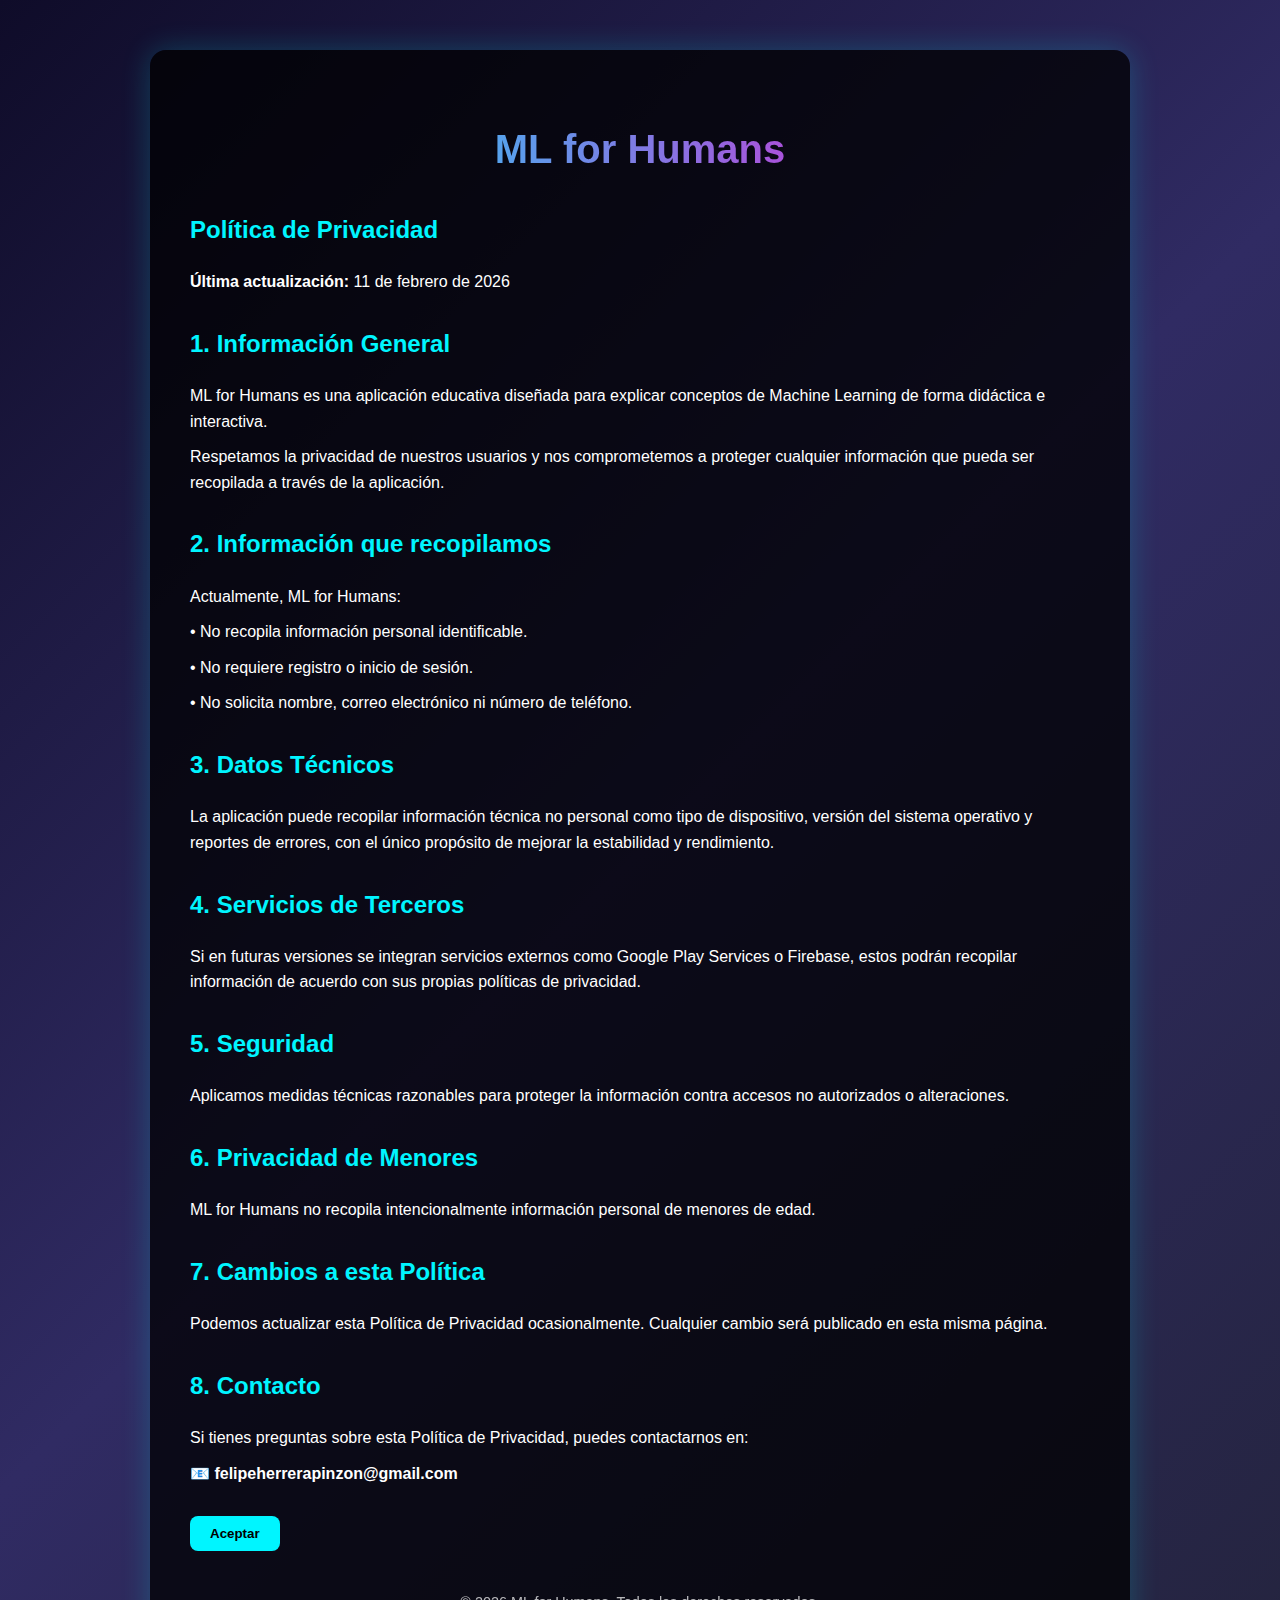
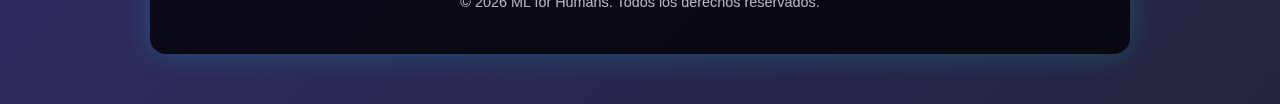
<file: privacy-policies/ml-for-humans.html>
<!DOCTYPE html>
<html lang="es">
<head>
<meta charset="UTF-8">
<meta name="viewport" content="width=device-width, initial-scale=1.0">
<title>Política de Privacidad | ML for Humans</title>

<style>
    body {
        margin: 0;
        font-family: Arial, Helvetica, sans-serif;
        background: linear-gradient(135deg, #0f0c29, #302b63, #24243e);
        color: #ffffff;
        line-height: 1.6;
    }

    .container {
        max-width: 900px;
        margin: 50px auto;
        padding: 40px;
        background: rgba(0, 0, 0, 0.75);
        border-radius: 16px;
        box-shadow: 0 0 30px rgba(0, 255, 255, 0.2);
    }

    h1 {
        text-align: center;
        font-size: 2.5rem;
        background: linear-gradient(90deg, #00f5ff, #ff00c8);
        -webkit-background-clip: text;
        -webkit-text-fill-color: transparent;
    }

    h2 {
        margin-top: 30px;
        color: #00f5ff;
    }

    p {
        margin: 10px 0;
    }

    .footer {
        margin-top: 40px;
        text-align: center;
        font-size: 0.9rem;
        opacity: 0.7;
    }

    .btn {
        margin-top: 20px;
        padding: 10px 20px;
        background: #00f5ff;
        color: black;
        border: none;
        border-radius: 8px;
        cursor: pointer;
        font-weight: bold;
        transition: 0.3s;
    }

    .btn:hover {
        background: #ff00c8;
        color: white;
    }

    @media (max-width: 600px) {
        .container {
            margin: 20px;
            padding: 20px;
        }
    }
</style>
</head>

<body>

<div class="container">
    <h1>ML for Humans</h1>
    <h2>Política de Privacidad</h2>
    <p><strong>Última actualización:</strong> 11 de febrero de 2026</p>

    <h2>1. Información General</h2>
    <p>ML for Humans es una aplicación educativa diseñada para explicar conceptos de Machine Learning de forma didáctica e interactiva.</p>
    <p>Respetamos la privacidad de nuestros usuarios y nos comprometemos a proteger cualquier información que pueda ser recopilada a través de la aplicación.</p>

    <h2>2. Información que recopilamos</h2>
    <p>Actualmente, ML for Humans:</p>
    <p>• No recopila información personal identificable.</p>
    <p>• No requiere registro o inicio de sesión.</p>
    <p>• No solicita nombre, correo electrónico ni número de teléfono.</p>

    <h2>3. Datos Técnicos</h2>
    <p>La aplicación puede recopilar información técnica no personal como tipo de dispositivo, versión del sistema operativo y reportes de errores, con el único propósito de mejorar la estabilidad y rendimiento.</p>

    <h2>4. Servicios de Terceros</h2>
    <p>Si en futuras versiones se integran servicios externos como Google Play Services o Firebase, estos podrán recopilar información de acuerdo con sus propias políticas de privacidad.</p>

    <h2>5. Seguridad</h2>
    <p>Aplicamos medidas técnicas razonables para proteger la información contra accesos no autorizados o alteraciones.</p>

    <h2>6. Privacidad de Menores</h2>
    <p>ML for Humans no recopila intencionalmente información personal de menores de edad.</p>

    <h2>7. Cambios a esta Política</h2>
    <p>Podemos actualizar esta Política de Privacidad ocasionalmente. Cualquier cambio será publicado en esta misma página.</p>

    <h2>8. Contacto</h2>
    <p>Si tienes preguntas sobre esta Política de Privacidad, puedes contactarnos en:</p>
    <p><strong>📧 felipeherrerapinzon@gmail.com</strong></p>

    <button class="btn" onclick="showAlert()">Aceptar</button>

    <div class="footer">
        © 2026 ML for Humans. Todos los derechos reservados.
    </div>
</div>

<script>
function showAlert() {
    alert("Gracias por leer nuestra Política de Privacidad 🚀");
}
</script>

</body>
</html>
</file>
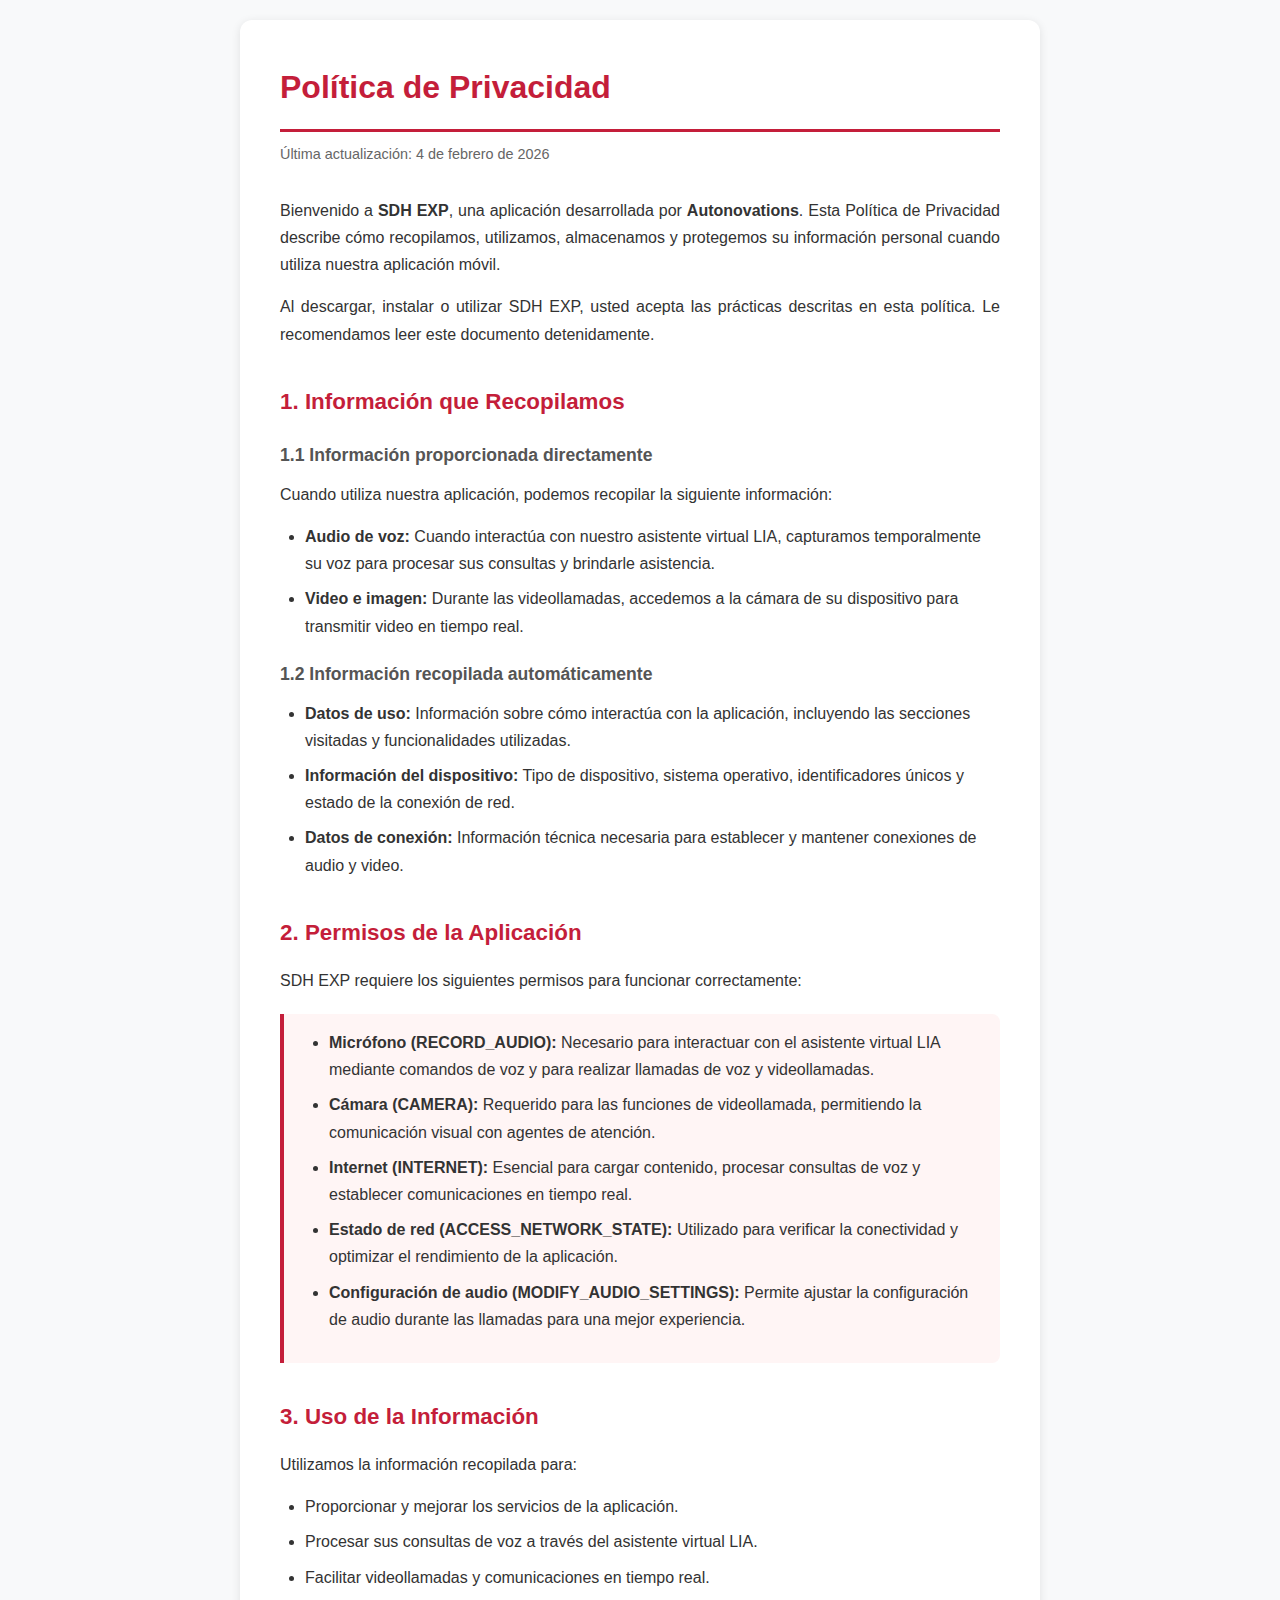
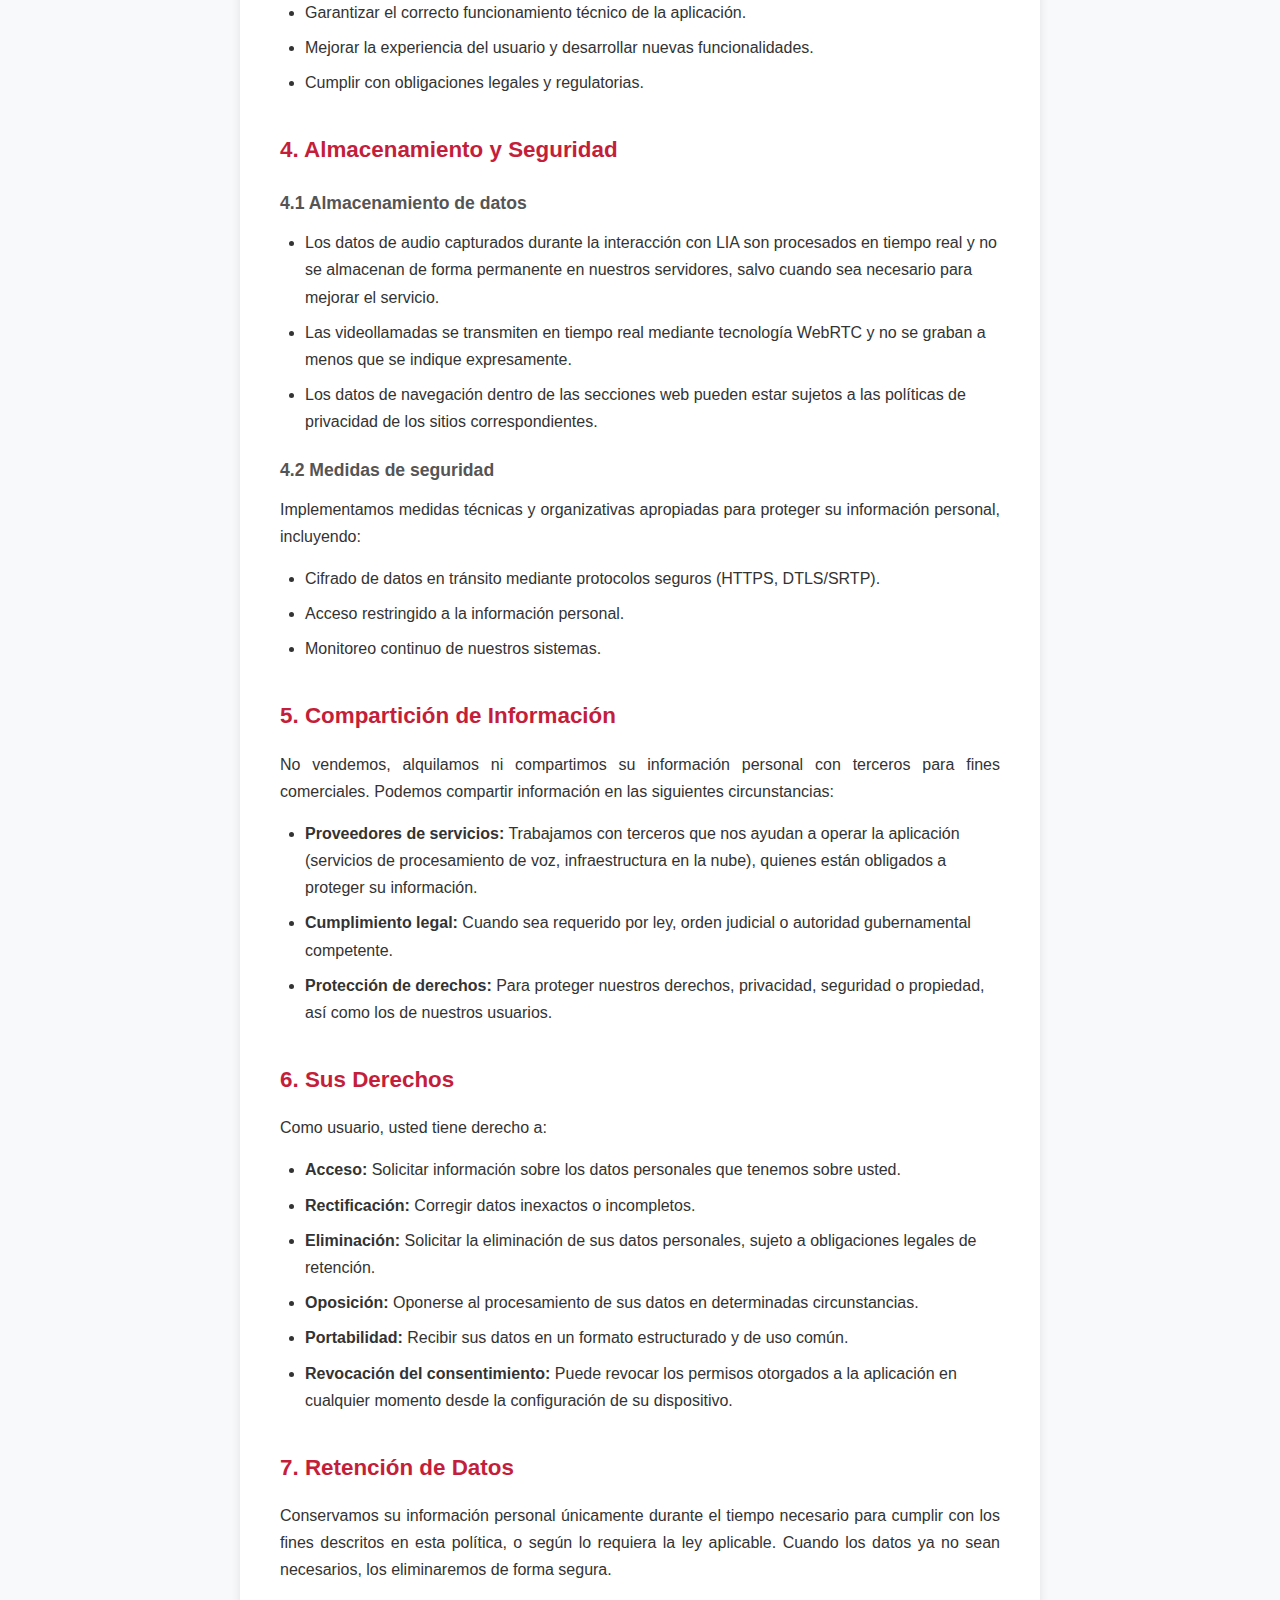
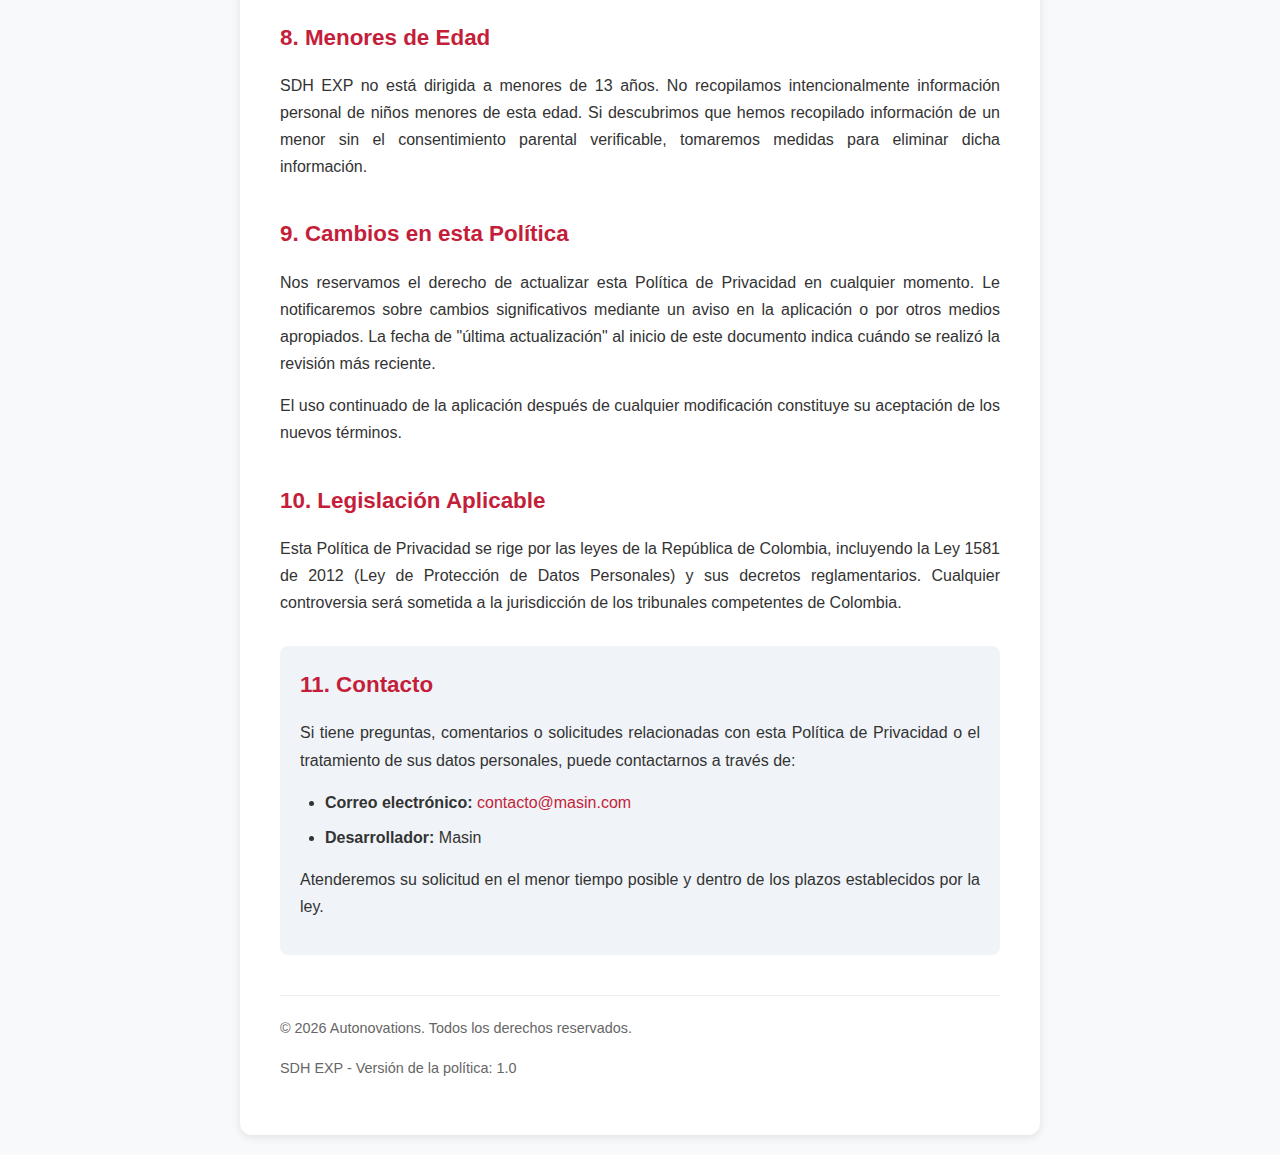
<file: privacy-policies/politica_privacidad.html>
<!DOCTYPE html>
<html lang="es">
<head>
    <meta charset="UTF-8">
    <meta name="viewport" content="width=device-width, initial-scale=1.0">
    <title>Política de Privacidad - SDH EXP</title>
    <style>
        * {
            margin: 0;
            padding: 0;
            box-sizing: border-box;
        }
        
        body {
            font-family: -apple-system, BlinkMacSystemFont, 'Segoe UI', Roboto, Oxygen, Ubuntu, Cantarell, sans-serif;
            line-height: 1.7;
            color: #333;
            background-color: #f8f9fa;
            padding: 20px;
        }
        
        .container {
            max-width: 800px;
            margin: 0 auto;
            background-color: #ffffff;
            padding: 40px;
            border-radius: 12px;
            box-shadow: 0 2px 10px rgba(0, 0, 0, 0.1);
        }
        
        h1 {
            color: #c41e3a;
            font-size: 2em;
            margin-bottom: 10px;
            border-bottom: 3px solid #c41e3a;
            padding-bottom: 15px;
        }
        
        .last-updated {
            color: #666;
            font-size: 0.9em;
            margin-bottom: 30px;
        }
        
        h2 {
            color: #c41e3a;
            font-size: 1.4em;
            margin-top: 35px;
            margin-bottom: 15px;
        }
        
        h3 {
            color: #555;
            font-size: 1.1em;
            margin-top: 20px;
            margin-bottom: 10px;
        }
        
        p {
            margin-bottom: 15px;
            text-align: justify;
        }
        
        ul {
            margin-left: 25px;
            margin-bottom: 15px;
        }
        
        li {
            margin-bottom: 8px;
        }
        
        .highlight-box {
            background-color: #fff5f5;
            border-left: 4px solid #c41e3a;
            padding: 15px 20px;
            margin: 20px 0;
            border-radius: 0 8px 8px 0;
        }
        
        .contact-box {
            background-color: #f0f4f8;
            padding: 20px;
            border-radius: 8px;
            margin-top: 30px;
        }
        
        .contact-box h2 {
            margin-top: 0;
        }
        
        a {
            color: #c41e3a;
            text-decoration: none;
        }
        
        a:hover {
            text-decoration: underline;
        }
        
        footer {
            text-align: center;
            margin-top: 40px;
            padding-top: 20px;
            border-top: 1px solid #eee;
            color: #666;
            font-size: 0.9em;
        }
    </style>
</head>
<body>
    <div class="container">
        <h1>Política de Privacidad</h1>
        <p class="last-updated">Última actualización: 4 de febrero de 2026</p>
        
        <p>Bienvenido a <strong>SDH EXP</strong>, una aplicación desarrollada por <strong>Autonovations</strong>. Esta Política de Privacidad describe cómo recopilamos, utilizamos, almacenamos y protegemos su información personal cuando utiliza nuestra aplicación móvil.</p>
        
        <p>Al descargar, instalar o utilizar SDH EXP, usted acepta las prácticas descritas en esta política. Le recomendamos leer este documento detenidamente.</p>

        <h2>1. Información que Recopilamos</h2>
        
        <h3>1.1 Información proporcionada directamente</h3>
        <p>Cuando utiliza nuestra aplicación, podemos recopilar la siguiente información:</p>
        <ul>
            <li><strong>Audio de voz:</strong> Cuando interactúa con nuestro asistente virtual LIA, capturamos temporalmente su voz para procesar sus consultas y brindarle asistencia.</li>
            <li><strong>Video e imagen:</strong> Durante las videollamadas, accedemos a la cámara de su dispositivo para transmitir video en tiempo real.</li>
        </ul>
        
        <h3>1.2 Información recopilada automáticamente</h3>
        <ul>
            <li><strong>Datos de uso:</strong> Información sobre cómo interactúa con la aplicación, incluyendo las secciones visitadas y funcionalidades utilizadas.</li>
            <li><strong>Información del dispositivo:</strong> Tipo de dispositivo, sistema operativo, identificadores únicos y estado de la conexión de red.</li>
            <li><strong>Datos de conexión:</strong> Información técnica necesaria para establecer y mantener conexiones de audio y video.</li>
        </ul>

        <h2>2. Permisos de la Aplicación</h2>
        
        <p>SDH EXP requiere los siguientes permisos para funcionar correctamente:</p>
        
        <div class="highlight-box">
            <ul>
                <li><strong>Micrófono (RECORD_AUDIO):</strong> Necesario para interactuar con el asistente virtual LIA mediante comandos de voz y para realizar llamadas de voz y videollamadas.</li>
                <li><strong>Cámara (CAMERA):</strong> Requerido para las funciones de videollamada, permitiendo la comunicación visual con agentes de atención.</li>
                <li><strong>Internet (INTERNET):</strong> Esencial para cargar contenido, procesar consultas de voz y establecer comunicaciones en tiempo real.</li>
                <li><strong>Estado de red (ACCESS_NETWORK_STATE):</strong> Utilizado para verificar la conectividad y optimizar el rendimiento de la aplicación.</li>
                <li><strong>Configuración de audio (MODIFY_AUDIO_SETTINGS):</strong> Permite ajustar la configuración de audio durante las llamadas para una mejor experiencia.</li>
            </ul>
        </div>

        <h2>3. Uso de la Información</h2>
        
        <p>Utilizamos la información recopilada para:</p>
        <ul>
            <li>Proporcionar y mejorar los servicios de la aplicación.</li>
            <li>Procesar sus consultas de voz a través del asistente virtual LIA.</li>
            <li>Facilitar videollamadas y comunicaciones en tiempo real.</li>
            <li>Garantizar el correcto funcionamiento técnico de la aplicación.</li>
            <li>Mejorar la experiencia del usuario y desarrollar nuevas funcionalidades.</li>
            <li>Cumplir con obligaciones legales y regulatorias.</li>
        </ul>

        <h2>4. Almacenamiento y Seguridad</h2>
        
        <h3>4.1 Almacenamiento de datos</h3>
        <ul>
            <li>Los datos de audio capturados durante la interacción con LIA son procesados en tiempo real y no se almacenan de forma permanente en nuestros servidores, salvo cuando sea necesario para mejorar el servicio.</li>
            <li>Las videollamadas se transmiten en tiempo real mediante tecnología WebRTC y no se graban a menos que se indique expresamente.</li>
            <li>Los datos de navegación dentro de las secciones web pueden estar sujetos a las políticas de privacidad de los sitios correspondientes.</li>
        </ul>
        
        <h3>4.2 Medidas de seguridad</h3>
        <p>Implementamos medidas técnicas y organizativas apropiadas para proteger su información personal, incluyendo:</p>
        <ul>
            <li>Cifrado de datos en tránsito mediante protocolos seguros (HTTPS, DTLS/SRTP).</li>
            <li>Acceso restringido a la información personal.</li>
            <li>Monitoreo continuo de nuestros sistemas.</li>
        </ul>

        <h2>5. Compartición de Información</h2>
        
        <p>No vendemos, alquilamos ni compartimos su información personal con terceros para fines comerciales. Podemos compartir información en las siguientes circunstancias:</p>
        <ul>
            <li><strong>Proveedores de servicios:</strong> Trabajamos con terceros que nos ayudan a operar la aplicación (servicios de procesamiento de voz, infraestructura en la nube), quienes están obligados a proteger su información.</li>
            <li><strong>Cumplimiento legal:</strong> Cuando sea requerido por ley, orden judicial o autoridad gubernamental competente.</li>
            <li><strong>Protección de derechos:</strong> Para proteger nuestros derechos, privacidad, seguridad o propiedad, así como los de nuestros usuarios.</li>
        </ul>

        <h2>6. Sus Derechos</h2>
        
        <p>Como usuario, usted tiene derecho a:</p>
        <ul>
            <li><strong>Acceso:</strong> Solicitar información sobre los datos personales que tenemos sobre usted.</li>
            <li><strong>Rectificación:</strong> Corregir datos inexactos o incompletos.</li>
            <li><strong>Eliminación:</strong> Solicitar la eliminación de sus datos personales, sujeto a obligaciones legales de retención.</li>
            <li><strong>Oposición:</strong> Oponerse al procesamiento de sus datos en determinadas circunstancias.</li>
            <li><strong>Portabilidad:</strong> Recibir sus datos en un formato estructurado y de uso común.</li>
            <li><strong>Revocación del consentimiento:</strong> Puede revocar los permisos otorgados a la aplicación en cualquier momento desde la configuración de su dispositivo.</li>
        </ul>

        <h2>7. Retención de Datos</h2>
        
        <p>Conservamos su información personal únicamente durante el tiempo necesario para cumplir con los fines descritos en esta política, o según lo requiera la ley aplicable. Cuando los datos ya no sean necesarios, los eliminaremos de forma segura.</p>

        <h2>8. Menores de Edad</h2>
        
        <p>SDH EXP no está dirigida a menores de 13 años. No recopilamos intencionalmente información personal de niños menores de esta edad. Si descubrimos que hemos recopilado información de un menor sin el consentimiento parental verificable, tomaremos medidas para eliminar dicha información.</p>

        <h2>9. Cambios en esta Política</h2>
        
        <p>Nos reservamos el derecho de actualizar esta Política de Privacidad en cualquier momento. Le notificaremos sobre cambios significativos mediante un aviso en la aplicación o por otros medios apropiados. La fecha de "última actualización" al inicio de este documento indica cuándo se realizó la revisión más reciente.</p>
        
        <p>El uso continuado de la aplicación después de cualquier modificación constituye su aceptación de los nuevos términos.</p>

        <h2>10. Legislación Aplicable</h2>
        
        <p>Esta Política de Privacidad se rige por las leyes de la República de Colombia, incluyendo la Ley 1581 de 2012 (Ley de Protección de Datos Personales) y sus decretos reglamentarios. Cualquier controversia será sometida a la jurisdicción de los tribunales competentes de Colombia.</p>

        <div class="contact-box">
            <h2>11. Contacto</h2>
            <p>Si tiene preguntas, comentarios o solicitudes relacionadas con esta Política de Privacidad o el tratamiento de sus datos personales, puede contactarnos a través de:</p>
            <ul>
                <li><strong>Correo electrónico:</strong> <a href="mailto:contacto@autonovations.com">contacto@masin.com</a></li>
                <li><strong>Desarrollador:</strong> Masin</li>
            </ul>
            <p>Atenderemos su solicitud en el menor tiempo posible y dentro de los plazos establecidos por la ley.</p>
        </div>

        <footer>
            <p>&copy; 2026 Autonovations. Todos los derechos reservados.</p>
            <p>SDH EXP - Versión de la política: 1.0</p>
        </footer>
    </div>
</body>
</html>
</file>
<file: assets/css/main.css>
@import url("https://fonts.googleapis.com/css?family=Open+Sans:300,300italic,600,600italic,700");
@import url("fontawesome-all.min.css");

/*
	Miniport by HTML5 UP
	html5up.net | @ajlkn
	Free for personal and commercial use under the CCA 3.0 license (html5up.net/license)
*/

html, body, div, span, applet, object,
iframe, h1, h2, h3, h4, h5, h6, p, blockquote,
pre, a, abbr, acronym, address, big, cite,
code, del, dfn, em, img, ins, kbd, q, s, samp,
small, strike, strong, sub, sup, tt, var, b,
u, i, center, dl, dt, dd, ol, ul, li, fieldset,
form, label, legend, table, caption, tbody,
tfoot, thead, tr, th, td, article, aside,
canvas, details, embed, figure, figcaption,
footer, header, hgroup, menu, nav, output, ruby,
section, summary, time, mark, audio, video {
	margin: 0;
	padding: 0;
	border: 0;
	font-size: 100%;
	font: inherit;
	vertical-align: baseline;}

article, aside, details, figcaption, figure,
footer, header, hgroup, menu, nav, section {
	display: block;}

body {
	line-height: 1;
	
	
}

#borde_blanco{
	
            text-shadow: -1px -1px 0 white,
                         1px -1px 0 white,
                         -1px 1px 0 white,
                         1px 1px 0 white;
}

#img_proy{
	border:2px solid #0a0a0a;
}

#img_tec{
	margin: 7px;
}
#fondo_tec{
	background-color: #ffffff;
	
}


#img_perfil{border-radius:25px;
	border:2px solid #0a0a0a;
}


#black{
	color: black;

	font-size: larger;
	
	text-decoration: solid;
	
}




ol, ul {
	list-style: none;
}

blockquote, q {
	quotes: none;
}

	blockquote:before, blockquote:after, q:before, q:after {
		content: '';
		content: none;
	}

table {
	border-collapse: collapse;
	border-spacing: 0;
}

body {
	-webkit-text-size-adjust: none;
}

mark {
	background-color: transparent;
	color: inherit;
}

input::-moz-focus-inner {
	border: 0;
	padding: 0;
}

input, select, textarea {
	-moz-appearance: none;
	-webkit-appearance: none;
	-ms-appearance: none;
	appearance: none;
}

/* Basic */

	html {
		box-sizing: border-box;
	}

	*, *:before, *:after {
		box-sizing: inherit;
	}



		body.is-preload *, body.is-preload *:before, body.is-preload *:after {
			-moz-animation: none !important;
			-webkit-animation: none !important;
			-ms-animation: none !important;
			animation: none !important;
			-moz-transition: none !important;
			-webkit-transition: none !important;
			-ms-transition: none !important;
			transition: none !important;
		}

	body, input, textarea, select {
		font-family: 'Open Sans', sans-serif;
		line-height: 1.85em;
		color: #888;
		font-weight: 300;
		font-size: 13pt;
	}

	a {
		-moz-transition: color .2s ease-in-out;
		-webkit-transition: color .2s ease-in-out;
		-ms-transition: color .2s ease-in-out;
		transition: color .2s ease-in-out;
		color: #43B3E0;
		text-decoration: underline;
	}

		a:hover {
			color: #43bff0 !important;
		}

		a img {
			border: 0;
		}

	b, strong {
		font-weight: 600;
		color: #0a0a0a;
	}

	i, em {
		font-style: italic;
	}

	sub {
		position: relative;
		top: 0.5em;
		font-size: 0.8em;
	}

	sup {
		position: relative;
		top: -0.5em;
		font-size: 0.8em;
	}

	blockquote {
		border-left: solid 0.75em #eee;
		padding: 1em 0 1em 1.5em;
		font-style: italic;
	}

	h1, h2, h3, h4, h5, h6 {
		color: #0a0a0a;
		margin: 0 0 0.75em 0;
	}

	h1 a, h2 a, h3 a, h4 a, h5 a, h6 a {
		text-decoration: none;
		color: inherit;
	}

	h2, h3, h4, h5, h6 {
		font-weight: 700;
	}

	h1 {
		font-size: 3.25em;
		letter-spacing: -0.025em;
		font-weight: 300;
	}

		h1 strong {
			font-weight: 700;
		}

	h2 {
		font-size: 2em;
		letter-spacing: -0.015em;
	}

	h3 {
		font-size: 1.5em;
		letter-spacing: -0.015em;
	}

	em, i {
		font-style: italic;
	}

	br.clear {
		clear: both;
	}

	hr {
		border: 0;
		border-top: solid 1px #444;
		border-top-color: rgba(0, 0, 0, 0.35);
		box-shadow: 0px 1px 0px 0px rgba(255, 255, 255, 0.1);
		height: 1px;
		margin: 3em 0;
	}

	p, ul, ol, dl, table {
		margin-bottom: 2em;
	}

	header {
		margin: 0 0 3em 0;
	}

		header > p {
			font-size: 1.25em;
			margin: 0;
		}

	footer {
		margin: 3em 0 0 0;
	}

		footer > p {
			font-size: 1.25em;
		}

/* Container */

	.container {
		margin: 0 auto;
		max-width: calc(100% - 50px);
		width: 1200px;
	}

		.container.medium {
			width: 900px;
		}

		@media screen and (max-width: 1680px) {

			.container {
				width: 1200px;
			}

				.container.medium {
					width: 900px;
				}

		}

		@media screen and (max-width: 1280px) {

			.container {
				width: 960px;
			}

				.container.medium {
					width: 720px;
				}

		}

		@media screen and (max-width: 980px) {

			.container {
				width: 100%;
			}

				.container.medium {
					width: 75%;
				}

		}

		@media screen and (max-width: 736px) {

			.container {
				width: 100%;
				max-width: calc(100% - 30px);
			}

				.container.medium {
					width: 100%;
				}

		}

/* Row */

	.row {
		display: flex;
		flex-wrap: wrap;
		box-sizing: border-box;
		align-items: stretch;
	}

		.row > * {
			box-sizing: border-box;
		}

		.row.gtr-uniform > * > :last-child {
			margin-bottom: 0;
		}

		.row.aln-left {
			justify-content: flex-start;
		}

		.row.aln-center {
			justify-content: center;
		}

		.row.aln-right {
			justify-content: flex-end;
		}

		.row.aln-top {
			align-items: flex-start;
		}

		.row.aln-middle {
			align-items: center;
		}

		.row.aln-bottom {
			align-items: flex-end;
		}

		.row > .imp {
			order: -1;
		}

		.row > .col-1 {
			width: 8.33333%;
		}

		.row > .off-1 {
			margin-left: 8.33333%;
		}

		.row > .col-2 {
			width: 16.66667%;
		}

		.row > .off-2 {
			margin-left: 16.66667%;
		}

		.row > .col-3 {
			width: 25%;
		}

		.row > .off-3 {
			margin-left: 25%;
		}

		.row > .col-4 {
			width: 33.33333%;
		}

		.row > .off-4 {
			margin-left: 33.33333%;
		}

		.row > .col-5 {
			width: 41.66667%;
		}

		.row > .off-5 {
			margin-left: 41.66667%;
		}

		.row > .col-6 {
			width: 50%;
		}

		.row > .off-6 {
			margin-left: 50%;
		}

		.row > .col-7 {
			width: 58.33333%;
		}

		.row > .off-7 {
			margin-left: 58.33333%;
		}

		.row > .col-8 {
			width: 66.66667%;
		}

		.row > .off-8 {
			margin-left: 66.66667%;
		}

		.row > .col-9 {
			width: 75%;
		}

		.row > .off-9 {
			margin-left: 75%;
		}

		.row > .col-10 {
			width: 83.33333%;
		}

		.row > .off-10 {
			margin-left: 83.33333%;
		}

		.row > .col-11 {
			width: 91.66667%;
		}

		.row > .off-11 {
			margin-left: 91.66667%;
		}

		.row > .col-12 {
			width: 100%;
		}

		.row > .off-12 {
			margin-left: 100%;
		}

		.row.gtr-0 {
			margin-top: 0px;
			margin-left: 0px;
		}

			.row.gtr-0 > * {
				padding: 0px 0 0 0px;
			}

			.row.gtr-0.gtr-uniform {
				margin-top: 0px;
			}

				.row.gtr-0.gtr-uniform > * {
					padding-top: 0px;
				}

		.row.gtr-25 {
			margin-top: -6.25px;
			margin-left: -6.25px;
		}

			.row.gtr-25 > * {
				padding: 6.25px 0 0 6.25px;
			}

			.row.gtr-25.gtr-uniform {
				margin-top: -6.25px;
			}

				.row.gtr-25.gtr-uniform > * {
					padding-top: 6.25px;
				}

		.row.gtr-50 {
			margin-top: -12.5px;
			margin-left: -12.5px;
		}

			.row.gtr-50 > * {
				padding: 12.5px 0 0 12.5px;
			}

			.row.gtr-50.gtr-uniform {
				margin-top: -12.5px;
			}

				.row.gtr-50.gtr-uniform > * {
					padding-top: 12.5px;
				}

		.row {
			margin-top: -25px;
			margin-left: -25px;
		}

			.row > * {
				padding: 25px 0 0 25px;
			}

			.row.gtr-uniform {
				margin-top: -25px;
			}

				.row.gtr-uniform > * {
					padding-top: 25px;
				}

		.row.gtr-150 {
			margin-top: -37.5px;
			margin-left: -37.5px;
		}

			.row.gtr-150 > * {
				padding: 37.5px 0 0 37.5px;
			}

			.row.gtr-150.gtr-uniform {
				margin-top: -37.5px;
			}

				.row.gtr-150.gtr-uniform > * {
					padding-top: 37.5px;
				}

		.row.gtr-200 {
			margin-top: -50px;
			margin-left: -50px;
		}

			.row.gtr-200 > * {
				padding: 50px 0 0 50px;
			}

			.row.gtr-200.gtr-uniform {
				margin-top: -50px;
			}

				.row.gtr-200.gtr-uniform > * {
					padding-top: 50px;
				}

		@media screen and (max-width: 1680px) {

			.row {
				display: flex;
				flex-wrap: wrap;
				box-sizing: border-box;
				align-items: stretch;
			}

				.row > * {
					box-sizing: border-box;
				}

				.row.gtr-uniform > * > :last-child {
					margin-bottom: 0;
				}

				.row.aln-left {
					justify-content: flex-start;
				}

				.row.aln-center {
					justify-content: center;
				}

				.row.aln-right {
					justify-content: flex-end;
				}

				.row.aln-top {
					align-items: flex-start;
				}

				.row.aln-middle {
					align-items: center;
				}

				.row.aln-bottom {
					align-items: flex-end;
				}

				.row > .imp-xlarge {
					order: -1;
				}

				.row > .col-1-xlarge {
					width: 8.33333%;
				}

				.row > .off-1-xlarge {
					margin-left: 8.33333%;
				}

				.row > .col-2-xlarge {
					width: 16.66667%;
				}

				.row > .off-2-xlarge {
					margin-left: 16.66667%;
				}

				.row > .col-3-xlarge {
					width: 25%;
				}

				.row > .off-3-xlarge {
					margin-left: 25%;
				}

				.row > .col-4-xlarge {
					width: 33.33333%;
				}

				.row > .off-4-xlarge {
					margin-left: 33.33333%;
				}

				.row > .col-5-xlarge {
					width: 41.66667%;
				}

				.row > .off-5-xlarge {
					margin-left: 41.66667%;
				}

				.row > .col-6-xlarge {
					width: 50%;
				}

				.row > .off-6-xlarge {
					margin-left: 50%;
				}

				.row > .col-7-xlarge {
					width: 58.33333%;
				}

				.row > .off-7-xlarge {
					margin-left: 58.33333%;
				}

				.row > .col-8-xlarge {
					width: 66.66667%;
				}

				.row > .off-8-xlarge {
					margin-left: 66.66667%;
				}

				.row > .col-9-xlarge {
					width: 75%;
				}

				.row > .off-9-xlarge {
					margin-left: 75%;
				}

				.row > .col-10-xlarge {
					width: 83.33333%;
				}

				.row > .off-10-xlarge {
					margin-left: 83.33333%;
				}

				.row > .col-11-xlarge {
					width: 91.66667%;
				}

				.row > .off-11-xlarge {
					margin-left: 91.66667%;
				}

				.row > .col-12-xlarge {
					width: 100%;
				}

				.row > .off-12-xlarge {
					margin-left: 100%;
				}

				.row.gtr-0 {
					margin-top: 0px;
					margin-left: 0px;
				}

					.row.gtr-0 > * {
						padding: 0px 0 0 0px;
					}

					.row.gtr-0.gtr-uniform {
						margin-top: 0px;
					}

						.row.gtr-0.gtr-uniform > * {
							padding-top: 0px;
						}

				.row.gtr-25 {
					margin-top: -6.25px;
					margin-left: -6.25px;
				}

					.row.gtr-25 > * {
						padding: 6.25px 0 0 6.25px;
					}

					.row.gtr-25.gtr-uniform {
						margin-top: -6.25px;
					}

						.row.gtr-25.gtr-uniform > * {
							padding-top: 6.25px;
						}

				.row.gtr-50 {
					margin-top: -12.5px;
					margin-left: -12.5px;
				}

					.row.gtr-50 > * {
						padding: 12.5px 0 0 12.5px;
					}

					.row.gtr-50.gtr-uniform {
						margin-top: -12.5px;
					}

						.row.gtr-50.gtr-uniform > * {
							padding-top: 12.5px;
						}

				.row {
					margin-top: -25px;
					margin-left: -25px;
				}

					.row > * {
						padding: 25px 0 0 25px;
					}

					.row.gtr-uniform {
						margin-top: -25px;
					}

						.row.gtr-uniform > * {
							padding-top: 25px;
						}

				.row.gtr-150 {
					margin-top: -37.5px;
					margin-left: -37.5px;
				}

					.row.gtr-150 > * {
						padding: 37.5px 0 0 37.5px;
					}

					.row.gtr-150.gtr-uniform {
						margin-top: -37.5px;
					}

						.row.gtr-150.gtr-uniform > * {
							padding-top: 37.5px;
						}

				.row.gtr-200 {
					margin-top: -50px;
					margin-left: -50px;
				}

					.row.gtr-200 > * {
						padding: 50px 0 0 50px;
					}

					.row.gtr-200.gtr-uniform {
						margin-top: -50px;
					}

						.row.gtr-200.gtr-uniform > * {
							padding-top: 50px;
						}

		}

		@media screen and (max-width: 1280px) {

			.row {
				display: flex;
				flex-wrap: wrap;
				box-sizing: border-box;
				align-items: stretch;
			}

				.row > * {
					box-sizing: border-box;
				}

				.row.gtr-uniform > * > :last-child {
					margin-bottom: 0;
				}

				.row.aln-left {
					justify-content: flex-start;
				}

				.row.aln-center {
					justify-content: center;
				}

				.row.aln-right {
					justify-content: flex-end;
				}

				.row.aln-top {
					align-items: flex-start;
				}

				.row.aln-middle {
					align-items: center;
				}

				.row.aln-bottom {
					align-items: flex-end;
				}

				.row > .imp-large {
					order: -1;
				}

				.row > .col-1-large {
					width: 8.33333%;
				}

				.row > .off-1-large {
					margin-left: 8.33333%;
				}

				.row > .col-2-large {
					width: 16.66667%;
				}

				.row > .off-2-large {
					margin-left: 16.66667%;
				}

				.row > .col-3-large {
					width: 25%;
				}

				.row > .off-3-large {
					margin-left: 25%;
				}

				.row > .col-4-large {
					width: 33.33333%;
				}

				.row > .off-4-large {
					margin-left: 33.33333%;
				}

				.row > .col-5-large {
					width: 41.66667%;
				}

				.row > .off-5-large {
					margin-left: 41.66667%;
				}

				.row > .col-6-large {
					width: 50%;
				}

				.row > .off-6-large {
					margin-left: 50%;
				}

				.row > .col-7-large {
					width: 58.33333%;
				}

				.row > .off-7-large {
					margin-left: 58.33333%;
				}

				.row > .col-8-large {
					width: 66.66667%;
				}

				.row > .off-8-large {
					margin-left: 66.66667%;
				}

				.row > .col-9-large {
					width: 75%;
				}

				.row > .off-9-large {
					margin-left: 75%;
				}

				.row > .col-10-large {
					width: 83.33333%;
				}

				.row > .off-10-large {
					margin-left: 83.33333%;
				}

				.row > .col-11-large {
					width: 91.66667%;
				}

				.row > .off-11-large {
					margin-left: 91.66667%;
				}

				.row > .col-12-large {
					width: 100%;
				}

				.row > .off-12-large {
					margin-left: 100%;
				}

				.row.gtr-0 {
					margin-top: 0px;
					margin-left: 0px;
				}

					.row.gtr-0 > * {
						padding: 0px 0 0 0px;
					}

					.row.gtr-0.gtr-uniform {
						margin-top: 0px;
					}

						.row.gtr-0.gtr-uniform > * {
							padding-top: 0px;
						}

				.row.gtr-25 {
					margin-top: -6.25px;
					margin-left: -6.25px;
				}

					.row.gtr-25 > * {
						padding: 6.25px 0 0 6.25px;
					}

					.row.gtr-25.gtr-uniform {
						margin-top: -6.25px;
					}

						.row.gtr-25.gtr-uniform > * {
							padding-top: 6.25px;
						}

				.row.gtr-50 {
					margin-top: -12.5px;
					margin-left: -12.5px;
				}

					.row.gtr-50 > * {
						padding: 12.5px 0 0 12.5px;
					}

					.row.gtr-50.gtr-uniform {
						margin-top: -12.5px;
					}

						.row.gtr-50.gtr-uniform > * {
							padding-top: 12.5px;
						}

				.row {
					margin-top: -25px;
					margin-left: -25px;
				}

					.row > * {
						padding: 25px 0 0 25px;
					}

					.row.gtr-uniform {
						margin-top: -25px;
					}

						.row.gtr-uniform > * {
							padding-top: 25px;
						}

				.row.gtr-150 {
					margin-top: -37.5px;
					margin-left: -37.5px;
				}

					.row.gtr-150 > * {
						padding: 37.5px 0 0 37.5px;
					}

					.row.gtr-150.gtr-uniform {
						margin-top: -37.5px;
					}

						.row.gtr-150.gtr-uniform > * {
							padding-top: 37.5px;
						}

				.row.gtr-200 {
					margin-top: -50px;
					margin-left: -50px;
				}

					.row.gtr-200 > * {
						padding: 50px 0 0 50px;
					}

					.row.gtr-200.gtr-uniform {
						margin-top: -50px;
					}

						.row.gtr-200.gtr-uniform > * {
							padding-top: 50px;
						}

		}

		@media screen and (max-width: 980px) {

			.row {
				display: flex;
				flex-wrap: wrap;
				box-sizing: border-box;
				align-items: stretch;
			}

				.row > * {
					box-sizing: border-box;
				}

				.row.gtr-uniform > * > :last-child {
					margin-bottom: 0;
				}

				.row.aln-left {
					justify-content: flex-start;
				}

				.row.aln-center {
					justify-content: center;
				}

				.row.aln-right {
					justify-content: flex-end;
				}

				.row.aln-top {
					align-items: flex-start;
				}

				.row.aln-middle {
					align-items: center;
				}

				.row.aln-bottom {
					align-items: flex-end;
				}

				.row > .imp-medium {
					order: -1;
				}

				.row > .col-1-medium {
					width: 8.33333%;
				}

				.row > .off-1-medium {
					margin-left: 8.33333%;
				}

				.row > .col-2-medium {
					width: 16.66667%;
				}

				.row > .off-2-medium {
					margin-left: 16.66667%;
				}

				.row > .col-3-medium {
					width: 25%;
				}

				.row > .off-3-medium {
					margin-left: 25%;
				}

				.row > .col-4-medium {
					width: 33.33333%;
				}

				.row > .off-4-medium {
					margin-left: 33.33333%;
				}

				.row > .col-5-medium {
					width: 41.66667%;
				}

				.row > .off-5-medium {
					margin-left: 41.66667%;
				}

				.row > .col-6-medium {
					width: 50%;
				}

				.row > .off-6-medium {
					margin-left: 50%;
				}

				.row > .col-7-medium {
					width: 58.33333%;
				}

				.row > .off-7-medium {
					margin-left: 58.33333%;
				}

				.row > .col-8-medium {
					width: 66.66667%;
				}

				.row > .off-8-medium {
					margin-left: 66.66667%;
				}

				.row > .col-9-medium {
					width: 75%;
				}

				.row > .off-9-medium {
					margin-left: 75%;
				}

				.row > .col-10-medium {
					width: 83.33333%;
				}

				.row > .off-10-medium {
					margin-left: 83.33333%;
				}

				.row > .col-11-medium {
					width: 91.66667%;
				}

				.row > .off-11-medium {
					margin-left: 91.66667%;
				}

				.row > .col-12-medium {
					width: 100%;
				}

				.row > .off-12-medium {
					margin-left: 100%;
				}

				.row.gtr-0 {
					margin-top: 0px;
					margin-left: 0px;
				}

					.row.gtr-0 > * {
						padding: 0px 0 0 0px;
					}

					.row.gtr-0.gtr-uniform {
						margin-top: 0px;
					}

						.row.gtr-0.gtr-uniform > * {
							padding-top: 0px;
						}

				.row.gtr-25 {
					margin-top: -6.25px;
					margin-left: -6.25px;
				}

					.row.gtr-25 > * {
						padding: 6.25px 0 0 6.25px;
					}

					.row.gtr-25.gtr-uniform {
						margin-top: -6.25px;
					}

						.row.gtr-25.gtr-uniform > * {
							padding-top: 6.25px;
						}

				.row.gtr-50 {
					margin-top: -12.5px;
					margin-left: -12.5px;
				}

					.row.gtr-50 > * {
						padding: 12.5px 0 0 12.5px;
					}

					.row.gtr-50.gtr-uniform {
						margin-top: -12.5px;
					}

						.row.gtr-50.gtr-uniform > * {
							padding-top: 12.5px;
						}

				.row {
					margin-top: -25px;
					margin-left: -25px;
				}

					.row > * {
						padding: 25px 0 0 25px;
					}

					.row.gtr-uniform {
						margin-top: -25px;
					}

						.row.gtr-uniform > * {
							padding-top: 25px;
						}

				.row.gtr-150 {
					margin-top: -37.5px;
					margin-left: -37.5px;
				}

					.row.gtr-150 > * {
						padding: 37.5px 0 0 37.5px;
					}

					.row.gtr-150.gtr-uniform {
						margin-top: -37.5px;
					}

						.row.gtr-150.gtr-uniform > * {
							padding-top: 37.5px;
						}

				.row.gtr-200 {
					margin-top: -50px;
					margin-left: -50px;
				}

					.row.gtr-200 > * {
						padding: 50px 0 0 50px;
					}

					.row.gtr-200.gtr-uniform {
						margin-top: -50px;
					}

						.row.gtr-200.gtr-uniform > * {
							padding-top: 50px;
						}

		}

		@media screen and (max-width: 736px) {

			.row {
				display: flex;
				flex-wrap: wrap;
				box-sizing: border-box;
				align-items: stretch;
			}

				.row > * {
					box-sizing: border-box;
				}

				.row.gtr-uniform > * > :last-child {
					margin-bottom: 0;
				}

				.row.aln-left {
					justify-content: flex-start;
				}

				.row.aln-center {
					justify-content: center;
				}

				.row.aln-right {
					justify-content: flex-end;
				}

				.row.aln-top {
					align-items: flex-start;
				}

				.row.aln-middle {
					align-items: center;
				}

				.row.aln-bottom {
					align-items: flex-end;
				}

				.row > .imp-small {
					order: -1;
				}

				.row > .col-1-small {
					width: 8.33333%;
				}

				.row > .off-1-small {
					margin-left: 8.33333%;
				}

				.row > .col-2-small {
					width: 16.66667%;
				}

				.row > .off-2-small {
					margin-left: 16.66667%;
				}

				.row > .col-3-small {
					width: 25%;
				}

				.row > .off-3-small {
					margin-left: 25%;
				}

				.row > .col-4-small {
					width: 33.33333%;
				}

				.row > .off-4-small {
					margin-left: 33.33333%;
				}

				.row > .col-5-small {
					width: 41.66667%;
				}

				.row > .off-5-small {
					margin-left: 41.66667%;
				}

				.row > .col-6-small {
					width: 50%;
				}

				.row > .off-6-small {
					margin-left: 50%;
				}

				.row > .col-7-small {
					width: 58.33333%;
				}

				.row > .off-7-small {
					margin-left: 58.33333%;
				}

				.row > .col-8-small {
					width: 66.66667%;
				}

				.row > .off-8-small {
					margin-left: 66.66667%;
				}

				.row > .col-9-small {
					width: 75%;
				}

				.row > .off-9-small {
					margin-left: 75%;
				}

				.row > .col-10-small {
					width: 83.33333%;
				}

				.row > .off-10-small {
					margin-left: 83.33333%;
				}

				.row > .col-11-small {
					width: 91.66667%;
				}

				.row > .off-11-small {
					margin-left: 91.66667%;
				}

				.row > .col-12-small {
					width: 100%;
				}

				.row > .off-12-small {
					margin-left: 100%;
				}

				.row.gtr-0 {
					margin-top: 0px;
					margin-left: 0px;
				}

					.row.gtr-0 > * {
						padding: 0px 0 0 0px;
					}

					.row.gtr-0.gtr-uniform {
						margin-top: 0px;
					}

						.row.gtr-0.gtr-uniform > * {
							padding-top: 0px;
						}

				.row.gtr-25 {
					margin-top: -3.75px;
					margin-left: -3.75px;
				}

					.row.gtr-25 > * {
						padding: 3.75px 0 0 3.75px;
					}

					.row.gtr-25.gtr-uniform {
						margin-top: -3.75px;
					}

						.row.gtr-25.gtr-uniform > * {
							padding-top: 3.75px;
						}

				.row.gtr-50 {
					margin-top: -7.5px;
					margin-left: -7.5px;
				}

					.row.gtr-50 > * {
						padding: 7.5px 0 0 7.5px;
					}

					.row.gtr-50.gtr-uniform {
						margin-top: -7.5px;
					}

						.row.gtr-50.gtr-uniform > * {
							padding-top: 7.5px;
						}

				.row {
					margin-top: -15px;
					margin-left: -15px;
				}

					.row > * {
						padding: 15px 0 0 15px;
					}

					.row.gtr-uniform {
						margin-top: -15px;
					}

						.row.gtr-uniform > * {
							padding-top: 15px;
						}

				.row.gtr-150 {
					margin-top: -22.5px;
					margin-left: -22.5px;
				}

					.row.gtr-150 > * {
						padding: 22.5px 0 0 22.5px;
					}

					.row.gtr-150.gtr-uniform {
						margin-top: -22.5px;
					}

						.row.gtr-150.gtr-uniform > * {
							padding-top: 22.5px;
						}

				.row.gtr-200 {
					margin-top: -30px;
					margin-left: -30px;
				}

					.row.gtr-200 > * {
						padding: 30px 0 0 30px;
					}

					.row.gtr-200.gtr-uniform {
						margin-top: -30px;
					}

						.row.gtr-200.gtr-uniform > * {
							padding-top: 30px;
						}

		}

/* Form */

	form label {
		color: #3e3e3e;
		font-weight: 700;
		display: block;
		margin: 0 0 0.5em 0;
	}

	form input[type=text],
	form input[type=email],
	form input[type=password],
	form select,
	form textarea {
		-moz-transition: background .2s ease-in-out, box-shadow .2s ease-in-out;
		-webkit-transition: background .2s ease-in-out, box-shadow .2s ease-in-out;
		-ms-transition: background .2s ease-in-out, box-shadow .2s ease-in-out;
		transition: background .2s ease-in-out, box-shadow .2s ease-in-out;
		-webkit-appearance: none;
		display: block;
		border: 0;
		padding: 0.75em;
		font-size: 1em;
		border-radius: 8px;
		border: solid 1px #ddd;
		background: #fff;
		color: rgb(0, 0, 0);
		font-family: Arial, Helvetica, sans-serif;
		font-size: larger;
		box-shadow: inset 0px 2px 3px 1px rgba(0, 0, 0, 0.05), 0px 1px 0px 0px rgba(255, 255, 255, 0.025);
		width: 100%;
	}

		form input[type=text]:focus,
		form input[type=email]:focus,
		form input[type=password]:focus,
		form select:focus,
		form textarea:focus {
			background: #fafafa;
			box-shadow: inset 0px 2px 5px 0px rgba(0, 0, 0, 0.05), 0px 1px 0px 0px rgba(255, 255, 255, 0.025), inset 0px 0px 2px 1px #43bff0;
		}

	form textarea {
		height: 15em;
	}

	form .actions:last-child {
		margin-bottom: 0;
	}

	form ::-webkit-input-placeholder {
		color: #555 !important;
	}

	form :-moz-placeholder {
		color: #555 !important;
	}

	form ::-moz-placeholder {
		color: #555 !important;
	}

	form :-ms-input-placeholder {
		color: #555 !important;
	}

	form ::-moz-focus-inner {
		border: 0;
	}

/* Tables */

	table {
		width: 100%;
	}

		table.default {
			width: 100%;
		}

			table.default tr {
				border-top: solid 1px #eee;
			}

				table.default tr:first-child {
					border-top: 0;
				}

			table.default td {
				padding: 0.5em 1em 0.5em 1em;
			}

			table.default th {
				text-align: left;
				padding: 0.5em 1em 0.5em 1em;
				font-weight: 600;
				margin: 0 0 1em 0;
			}

			table.default thead {
				background: #4f4f4f;
				color: #fff;
			}

/* Section/Article */

	section, article {
		margin-bottom: 3em;
	}

	section > :last-child,
	article > :last-child,
	section:last-child,
	article:last-child {
		margin-bottom: 0;
	}

/* Image */

	.image {
		display: inline-block;
		position: relative;
	}

		.image img {
			display: block;
			width: 100%;
		}

		.image.fit {
			display: block;
			width: 100%;
		}

		.image.featured {
			display: block;
			width: 100%;
			margin: 0 0 2em 0;
		}

		.image.left {
			float: left;
			margin: 0 2em 2em 0;
		}

		.image.centered {
			display: block;
			margin: 0 0 2em 0;
		}

			.image.centered img {
				margin: 0 auto;
				width: auto;
			}

/* Button */

	input[type="button"],
	input[type="submit"],
	input[type="reset"],
	button,
	.button {
		background-image: url("images/bg.png"), -moz-linear-gradient(top, rgba(0, 0, 0, 0), rgba(0, 0, 0, 0.2));
		background-image: url("images/bg.png"), -webkit-linear-gradient(top, rgba(0, 0, 0, 0), rgba(0, 0, 0, 0.2));
		background-image: url("images/bg.png"), -ms-linear-gradient(top, rgba(0, 0, 0, 0), rgba(0, 0, 0, 0.2));
		background-image: url("images/bg.png"), linear-gradient(top, rgba(0, 0, 0, 0), rgba(0, 0, 0, 0.2));
		-moz-transition: background-color .2s ease-in-out;
		-webkit-transition: background-color .2s ease-in-out;
		-ms-transition: background-color .2s ease-in-out;
		transition: background-color .2s ease-in-out;
		-webkit-appearance: none;
		position: relative;
		display: inline-block;
		color: #fff !important;
		text-decoration: none;
		font-weight: 700;
		border: 0;
		outline: 0;
		cursor: pointer;
		border-radius: 8px;
		text-shadow: -1px -1px 0.5px rgba(0, 0, 0, 0.5);
		overflow: hidden;
		box-shadow: inset 0px 0px 0px 1px rgba(0, 0, 0, 0.5), inset 0px 2px 1px 0px rgba(255, 255, 255, 0.75);
		background-color: #07b5fa;
		padding: 1em 2.35em 1em 2.35em;
		font-size: 1.1em;
		max-width: 24em;
	}

		input[type="button"]:hover,
		input[type="submit"]:hover,
		input[type="reset"]:hover,
		button:hover,
		.button:hover {
			background-color: #43bff0;
			color: #fff !important;
		}

		input[type="button"]:active,
		input[type="submit"]:active,
		input[type="reset"]:active,
		button:active,
		.button:active {
			background-color: #3BA8D3;
			top: 1px;
		}

		input[type="button"].large,
		input[type="submit"].large,
		input[type="reset"].large,
		button.large,
		.button.large {
			font-size: 1.5em;
			letter-spacing: -0.025em;
		}

		input[type="button"].alt,
		input[type="submit"].alt,
		input[type="reset"].alt,
		button.alt,
		.button.alt {
			background-color: #444;
			box-shadow: inset 0px 0px 0px 1px #242424, inset 0px 2px 1px 0px rgba(255, 255, 255, 0.2);
		}

			input[type="button"].alt:hover,
			input[type="submit"].alt:hover,
			input[type="reset"].alt:hover,
			button.alt:hover,
			.button.alt:hover {
				background-color: #4f4f4f;
				color: #fff !important;
			}

			input[type="button"].alt:active,
			input[type="submit"].alt:active,
			input[type="reset"].alt:active,
			button.alt:active,
			.button.alt:active {
				background-color: #3f3f3f;
			}

/* List */

	ul {
		list-style: disc;
		padding-left: 1em;
	}

		ul li {
			padding-left: 0.5em;
		}

	ol {
		list-style: decimal;
		padding-left: 1.25em;
	}

		ol li {
			padding-left: 0.25em;
		}

/* Social */

	ul.social {
		cursor: default;
		margin: 0;
		list-style: none;
		padding-left: 0;
	}

		ul.social li {
			position: relative;
			display: inline-block;
			margin: 0.25em;
			top: 0;
			padding-left: 0;
		}

			ul.social li a {
				-moz-transition: top .2s ease-in-out;
				-webkit-transition: top .2s ease-in-out;
				-ms-transition: top .2s ease-in-out;
				transition: top .2s ease-in-out;
				display: block;
				width: 48px;
				height: 48px;
				border-radius: 6px;
				top: 0;
				position: relative;
			}

			

				ul.social li a:before {
					background-image: url("images/bg.png"), -moz-linear-gradient(top, rgba(0, 0, 0, 0), rgba(0, 0, 0, 0.2));
					background-image: url("images/bg.png"), -webkit-linear-gradient(top, rgba(0, 0, 0, 0), rgba(0, 0, 0, 0.2));
					background-image: url("images/bg.png"), -ms-linear-gradient(top, rgba(0, 0, 0, 0), rgba(0, 0, 0, 0.2));
					background-image: url("images/bg.png"), linear-gradient(top, rgba(0, 0, 0, 0), rgba(0, 0, 0, 0.2));
					-moz-transition: background-color .2s ease-in-out;
					-webkit-transition: background-color .2s ease-in-out;
					-ms-transition: background-color .2s ease-in-out;
					transition: background-color .2s ease-in-out;
					
					border-radius: 6px;
					box-shadow: inset 0px 0px 0px 1px #282828, inset 0px 2px 1px 0px rgba(255, 255, 255, 0.1);
					color: #2E2E2E !important;
					display: block;
					font-size: 26px;
					height: 48px;
					line-height: 48px;
					text-align: center;
					outline: 0;
					overflow: hidden;
					text-shadow: 1px 1px 0px rgba(255, 255, 255, 0.1);
					width: 48px;
				}

				ul.social li a.fa-twitter {
					background-color: #2DAAE4;
				}

				ul.social li a.fa-facebook-f {
					background-color: #3C5A98;
				}

				ul.social li a.fa-dribbble {
					background-color: #C4376B;
				}

				ul.social li a.fa-linkedin-in {
					background-color: #006599;
				}

				ul.social li a.fa-tumblr {
					background-color: #51718A;
				}

				ul.social li a.fa-google-plus {
					background-color: #DA2713;
				}

				ul.social li a.fa-github {
					background-color: #FAFAFA;
				}

				ul.social li a.fa-rss {
					background-color: #F2600B;
				}

				ul.social li a.fa-instagram {
					background-color: #E0D7C8;
				}

				ul.social li a.fa-foursquare {
					background-color: #39A3D4;
				}

				ul.social li a.fa-skype {
					background-color: #10BEF1;
				}

				ul.social li a.fa-soundcloud {
					background-color: #FE5419;
				}

				ul.social li a.fa-youtube {
					background-color: #BF2E25;
				}

				ul.social li a.fa-blogger {
					background-color: #FF6501;
				}

				ul.social li a.fa-flickr {
					background-color: #0062DB;
				}

				ul.social li a.fa-vimeo {
					background-color: #4C8AB0;
				}

				ul.social li a.fa-whatsapp {
					background-color: #06f106;
				}


				ul.social li a.fa-envelope {
					background-color: #b90505;
				}

				ul.social li a.fa-google-play{
					background: linear-gradient(to right, #02abfa, #0ff103, #fa0303 , #e6f702);
				}

				ul.social li a:hover {
					top: -5px;
				}

					ul.social li a:hover:before {
						background-color: transparent;
					}

/* Actions */

	ul.actions {
		list-style: none;
		padding-left: 0;
	}

		ul.actions li {
			display: inline-block;
			margin: 0 0 0 1em;
			padding-left: 0;
		}

			ul.actions li:first-child {
				margin-left: 0;
			}

/* Box */

	.box {
		background: rgb(235, 237, 238);
		box-shadow: inset 0px 0px 0px 1px rgba(0, 0, 0, 0.15), 0px 2px 3px 0px rgba(0, 0, 0, 0.1);
		text-align: center;
		padding: 2em;
	}

		.box.style1 {
			padding: 3em 2em 3.5em 2em;
		}

			.box.style1 h3 {
				margin-bottom: 0.5em;
			}

		.box.style2 h3 {
			margin-bottom: 0.25em;
		}

		.box.style2 .image {
			position: relative;
			left: 2em;
			top: 2em;
			margin: -4em 0 4em -4em;
			width: auto;
		}

/* Icons */

	.icon {
		text-decoration: none;
		text-decoration: none;
	}

		.icon:before {
			-moz-osx-font-smoothing: grayscale;
			-webkit-font-smoothing: antialiased;
			display: inline-block;
			font-style: normal;
			font-variant: normal;
			text-rendering: auto;
			line-height: 1;
			text-transform: none !important;
			font-family: 'Font Awesome 5 Free';
			font-weight: 400;
		}

		.icon:before {
			font-size: 1.25em;
		}

		.icon > .label {
			display: none;
		}

		.icon.solid:before {
			font-weight: 900;
		}

		.icon.brands:before {
			font-family: 'Font Awesome 5 Brands';
		}

		.icon.featured {
			color: #EA8A95;
			display: block;
			margin: 0 0 1.5em 0;
			cursor: default;
		}

			.icon.featured:before {
				font-size: 6em;
			}

/* Wrappers */

	.wrapper {
		background-image: url("images/bg.png");
		box-shadow: inset 0px 1px 0px 0px rgba(0, 0, 0, 0.05), inset 0px 2px 3px 0px rgba(0, 0, 0, 0.1);
		padding: 2em 0 2em 0;
		text-align: center;
	}

		.wrapper.style1 {
			/*background-image: none;
			background-color: #fff;
			background-color: #21D4FD;
background-image: linear-gradient(19deg, #21D4FD 0%, #B721FF 100%);*/
background-color: #ffffff;
background-image: linear-gradient(90deg, #f90505 25%, #0a06f6 70%);


/*  background-image: linear-gradient(90deg, #f9f105 20%, #0a06f6 65%); */






			
		}

		.wrapper.style2 {
			/*background-color: #fafafa;*/
			background-color: #FAD961;
			background-image: linear-gradient(90deg, #FAD961 0%, #F76B1C 75%);
			








			text-shadow: 1px 1px 0px #fff;
		}

		.wrapper.style3 {
			/*background-color: #f4f4f4;*/
			background-color: #FFFFFF;
background-image: linear-gradient(180deg, #FFFFFF 0%, #6284FF 25%, #FF0000 100%);



			text-shadow: 1px 1px 0px #fff;
		}

		.wrapper.style4 {
			background-color: #303030;
			color: #999;
			text-shadow: -1px -1px 0px #181818;
		}

			.wrapper.style4 h1, .wrapper.style4 h2, .wrapper.style4 h3, .wrapper.style4 h4, .wrapper.style4 h5, .wrapper.style4 h6 {
				color: #fff;
			}

			.wrapper.style4 form input[type=text],
			.wrapper.style4 form input[type=password],
			.wrapper.style4 form select,
			.wrapper.style4 form textarea {
				border: none;
				background: #f0ebeb;
			}

				.wrapper.style4 form input[type=text]:focus,
				.wrapper.style4 form input[type=password]:focus,
				.wrapper.style4 form select:focus,
				.wrapper.style4 form textarea:focus {
					background: #faea07;
				}

/* Nav */

	#nav {
		background-color: #0a0a0a;
		text-align: center;
		position: fixed;
		left: 0;
		top: 0;
		width: 100%;
		z-index: 10000;
		cursor: default;
		height: 3.5em;
		line-height: 3.5em;
	}

		#nav ul {
			margin-bottom: 0;
			list-style: none;
			padding-left: 0;
		}

		#nav li {
			display: inline-block;
			padding-left: 0;
		}

		#nav a {
			-moz-transition: background-color .2s ease-in-out;
			-webkit-transition: background-color .2s ease-in-out;
			-ms-transition: background-color .2s ease-in-out;
			transition: background-color .2s ease-in-out;
			position: relative;
			display: block;
			color: #fff;
			text-decoration: none;
			outline: 0;
			font-weight: 600;
			border-radius: 8px;
			color: #fff;
			height: 2.5em;
			line-height: 2.5em;
			padding: 0 1.25em;
		}

			#nav a:hover {
				color: #fff !important;
				background: #383838;
			}

			#nav a.active {
				background: #484848;
			}

				#nav a.active:before {
					content: '';
					display: block;
					position: absolute;
					bottom: -0.6em;
					left: 50%;
					margin-left: -0.75em;
					border-left: solid 0.75em transparent;
					border-right: solid 0.75em transparent;
					border-top: solid 0.6em #282828;
				}

/* Articles */

	body > article {
		margin-bottom: 0;
	}

	#top {
		padding: 5em 0 10em 0;
		text-align: left;
	}

		#top .image {
			border-radius: 100%;
			width: 20em;
			height: 20em;
			margin: 0;
		}

			#top .image img {
				border-radius: 100%;
			}

		#top h1 {
			margin-top: 0.35em;
		}

		#top p {
			font-size: 1.5em;
			line-height: 1.75em;
		}

			#top p a {
				color: inherit;
			}

	#contact footer {
		font-size: 0.9em;
	}

/* Copyright */

	#copyright {
		color: #666;
		font-size: 1em;
		line-height: 1em;
		list-style: none;
		padding-left: 0;
		margin-bottom: 0;
	}

		#copyright li {
			display: inline-block;
			border-left: solid 1px rgba(0, 0, 0, 0.5);
			box-shadow: -1px 0px 0px 0px rgba(255, 255, 255, 0.1);
			padding: 0 0 0 1em;
			margin: 0 0 0 1em;
		}

			#copyright li:first-child {
				border: 0;
				box-shadow: none;
				padding-left: 0;
				margin-left: 0;
			}

		#copyright a {
			-moz-transition: color .2s ease-in-out;
			-webkit-transition: color .2s ease-in-out;
			-ms-transition: color .2s ease-in-out;
			transition: color .2s ease-in-out;
			color: inherit;
		}

			#copyright a:hover {
				color: #777;
			}

/* Large */

	@media screen and (max-width: 1280px) {

		/* Basic */

			body {
				font-size: 11pt;
			}

			input, textarea, select {
				font-size: 11pt;
			}

			header {
				margin: 0 0 4em 0;
			}

		/* Wrappers */

			.wrapper {
				padding: 2em 0 2em 0;
				text-align: center;
			}

				.wrapper.style4 .row-special {
					margin: 2em 0 0 0;
					padding: 2em 0 2em 0;
				}

		/* Articles */

			#top {
				padding: 5em 0;
			}

				#top .image {
					width: 24em;
					height: 24em;
					margin: 0;
				}

	}

/* Medium */

	@media screen and (max-width: 980px) {

		/* Articles */

			#top {
				text-align: center;
				padding: 5em 0;
			}

				#top .image {
					margin: 0 auto 2em auto;
				}

	}

/* Small */

	@media screen and (max-width: 736px) {

		/* Basic */

			body {
				padding-top: 15px;
			}

			body, input, textarea, select {
				line-height: 1.75em;
				font-size: 10pt;
				letter-spacing: 0;
			}

			h1, h2, h3, h4, h5, h6 {
				font-size: 1.25em;
				margin: 0 0 0.4em 0;
			}

			h1 {
				font-size: 2.25em;
				line-height: 1.25em;
			}

			header {
				margin: 0 0 2em 0;
			}

				header > p {
					font-size: 1.25em;
				}

			footer {
				margin: 2.5em 0 0 0;
			}

				footer > p {
					font-size: 1.25em;
				}

			hr {
				margin: 1.5em 0 2em 0;
			}

		/* Section/Article */

			section, article {
				clear: both;
			}

		/* Button */

			input[type="button"],
			input[type="submit"],
			input[type="reset"],
			button,
			.button {
				text-align: center;
				font-size: 1.2em;
				width: 100%;
				padding: 1em 0 1em 0;
			}

				input[type="button"].large,
				input[type="submit"].large,
				input[type="reset"].large,
				button.large,
				.button.large {
					font-size: 1.2em;
					letter-spacing: 0;
				}

		/* Social */

			ul.social {
				padding: 1em 0.5em 0 0.5em;
			}

				ul.social li {
					margin: 0.5em 0.5em 0.5em 0.5em;
				}

					ul.social li a {
						top: 0 !important;
					}

						ul.social li a:before {
							background-color: transparent !important;
						}

		/* Actions */

			ul.actions {
				margin: 0;
			}

				ul.actions li {
					display: block;
					margin: 15px 0 0 0;
				}

					ul.actions li:first-child {
						margin-top: 0;
					}

		/* Box */

			.box {
				padding: 30px 20px 30px 20px;
				margin: 0 0 20px 0 !important;
			}

				.box h3 {
					margin-bottom: 0.25em;
				}

				.box .image.centered {
					margin-bottom: 1em;
				}

				.box .image.featured {
					position: relative;
					left: 20px;
					top: 20px;
					margin: -50px 0 50px -40px;
					width: auto;
				}

				.box.style1 {
					max-width: 32em;
					margin-left: auto !important;
					margin-right: auto !important;
				}

				.box.style2 {
					max-width: 32em;
					margin-left: auto !important;
					margin-right: auto !important;
				}

		/* Wrappers */

			.wrapper {
				padding: 3em 0;
				text-align: center;
			}

		/* Nav */

			#nav {
				height: 44px;
				line-height: 44px;
			}

				#nav a {
					padding: 0 0.75em;
					height: inherit;
					line-height: inherit;
					border-radius: 0;
				}

					#nav a:hover {
						background-color: transparent;
					}

		/* Articles */

			#top {
				padding: 3em 0;
			}

				#top .image {
					width: 15em;
					height: 15em;
					margin-bottom: 0;
				}

				#top p {
					font-size: 1em;
				}

			#contact footer {
				margin: 0;
			}

		/* Copyright */

			#copyright {
				font-size: 1em;
				margin: 0;
			}

				#copyright li {
					display: block;
					margin: 1em 0 0 0;
					padding: 0;
					box-shadow: none;
					border-left: 0;
				}

					#copyright li:first-child {
						margin-top: 0;
					}

	}
</file>
